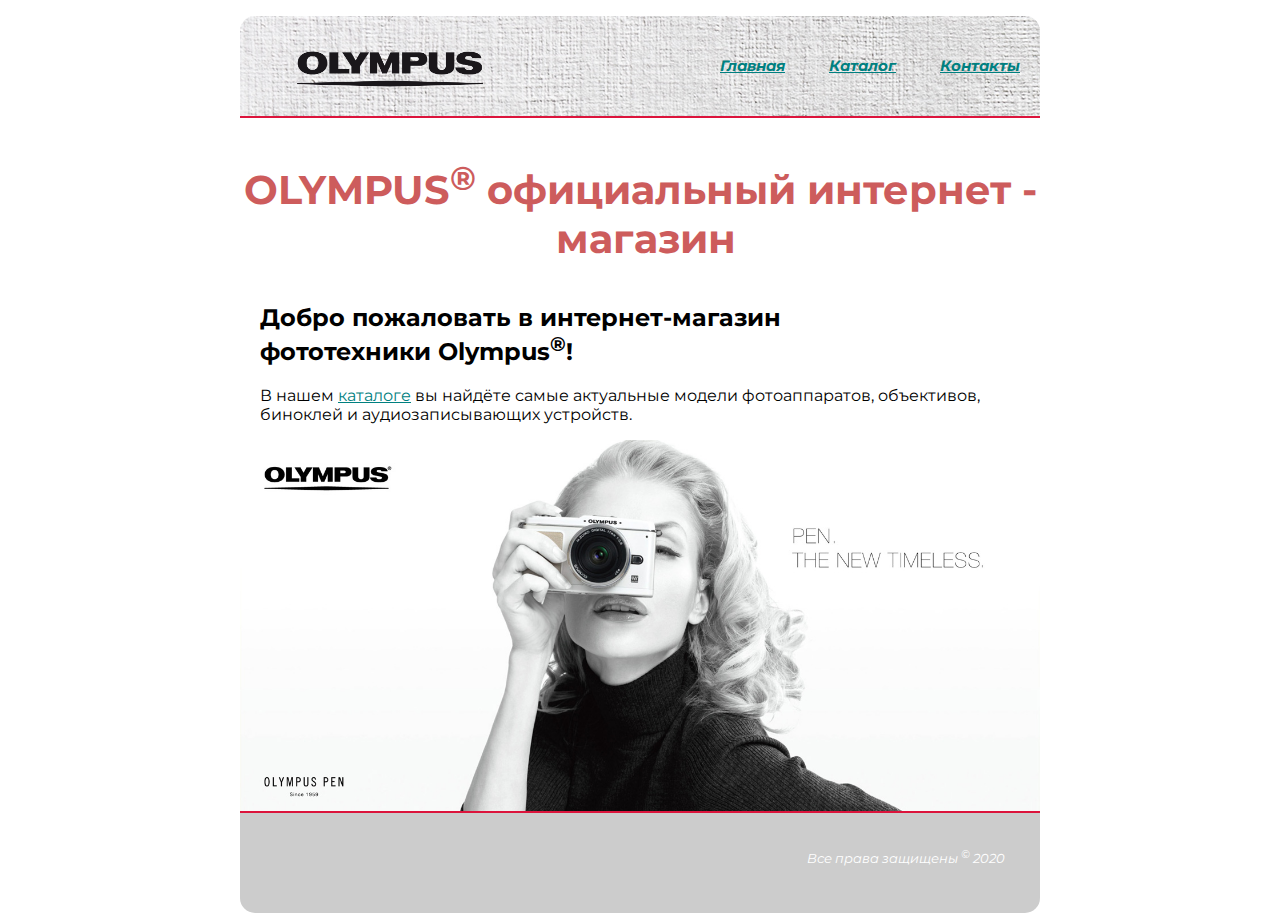
<file: Study_1_Olympus/index.html>
<!DOCTYPE html>
<html lang="en">

<head>
    <meta charset="UTF-8">
    <title>Фотомагазин Olympus</title>
    <link rel="stylesheet" type="text/css" href="style.css">
</head>

<body>
    <div class='container'>
        <div class="header">
            <div class=logo><a href="#"><img src="imgs/Olympus_logo.png" alt="Olympus logo" width="200px"></a></div>
            <ul class="menu">
                <li><a href="#">Главная</a></li>
                <li><a href="catalog.html">Каталог</a></li>
                <li><a href="contacts.html">Контакты</a></li>
                <!--  <li><a href="showroom.html">Шоу-рум Olympus</a></li>
                <li><a href="service.html">Сервис-центр</a></li>-->
            </ul>            
        </div>
          <div class=content>
            <h3 class="ind_h1">OLYMPUS<sup>&reg;</sup> официальный интернет&nbsp;-&nbsp;магазин</h3>

            <h2 class="ind_h2">Добро пожаловать в интернет-магазин фототехники&nbsp;Olympus<sup>&reg;</sup>!</h2>

            <p class="ind_txt">В нашем <a href="catalog.html" id="lnk_cat">каталоге</a> вы&nbsp;найдёте самые актуальные модели фотоаппаратов, объективов, биноклей и&nbsp;аудиозаписывающих устройств.</p>

            <div class='img_ind'><img src="imgs/3olympus2.jpg" alt="photo_oly_pen" width="100%"></div>
            <br>            
        </div>        
        <div class="footer">
           <div class="rights">Все права защищены <sup>&copy;</sup> 2020</div>
        </div>
    </div>
</body></html>
</file>
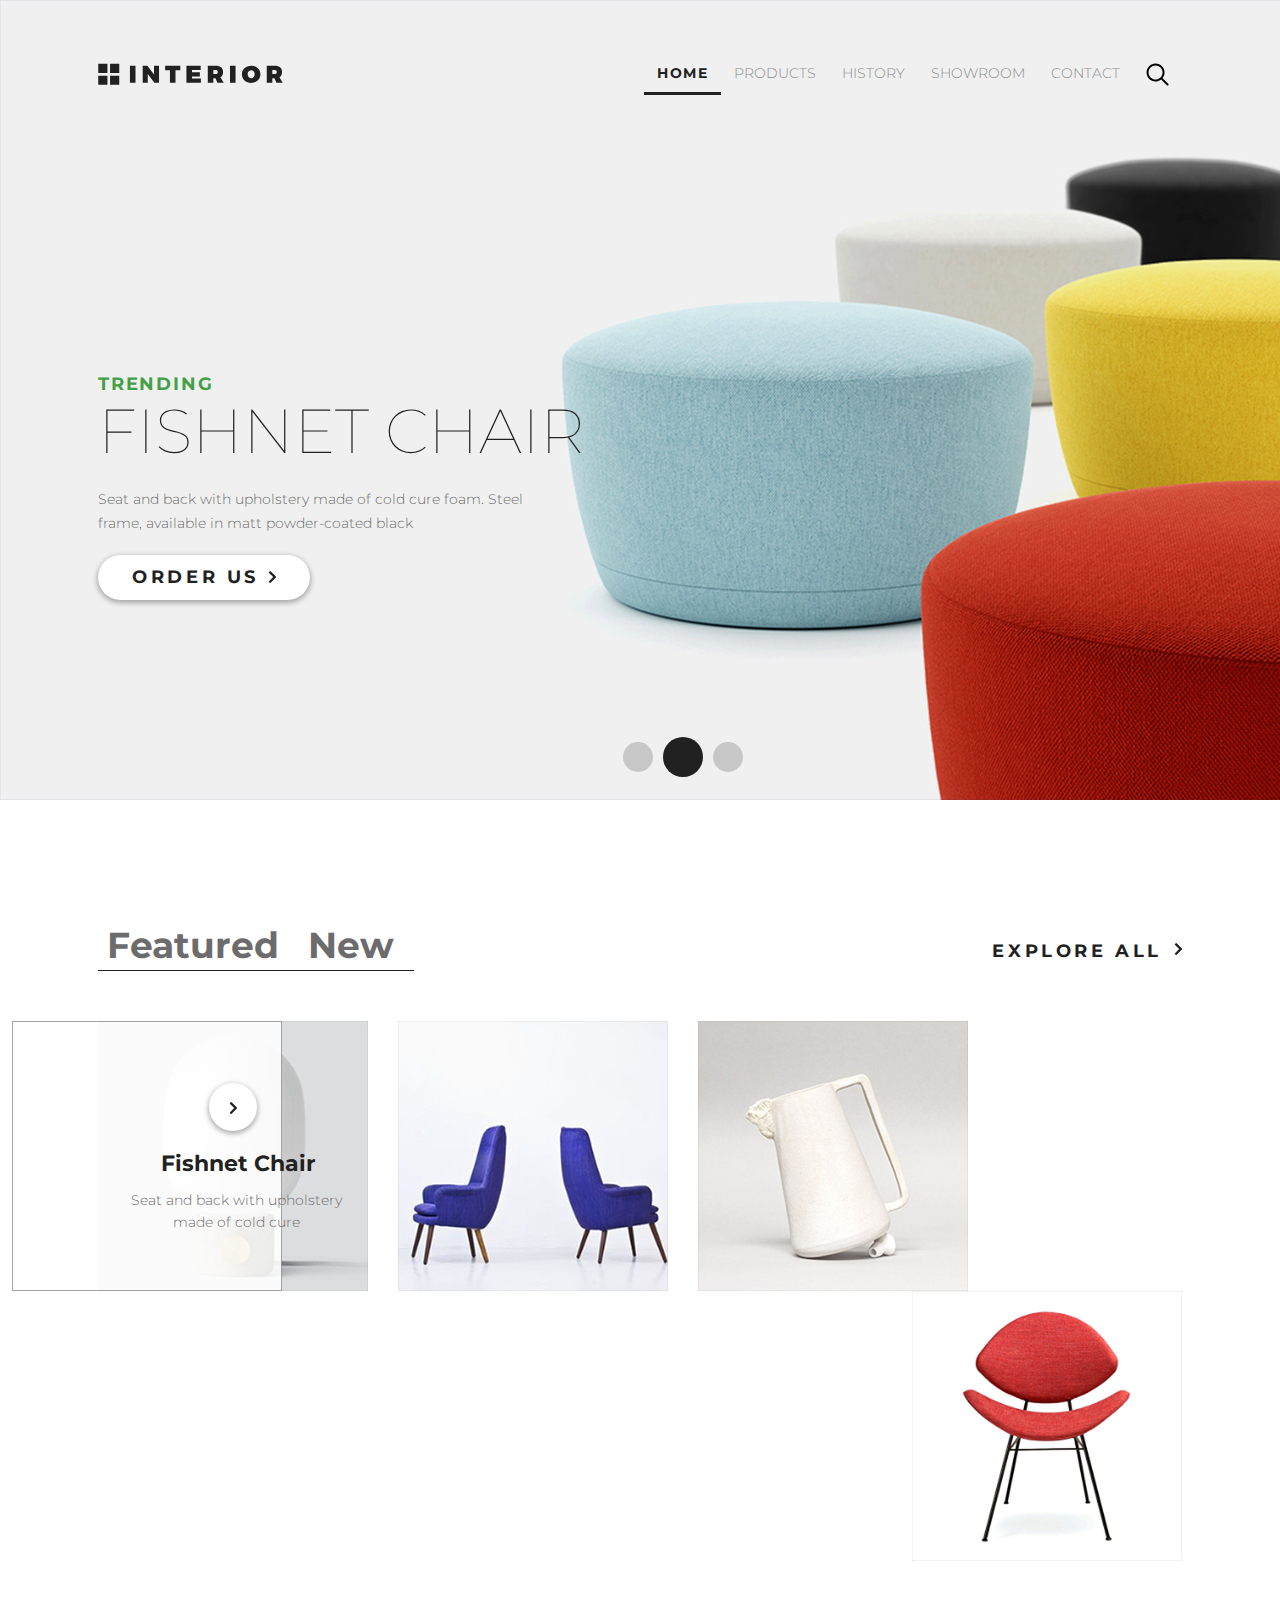
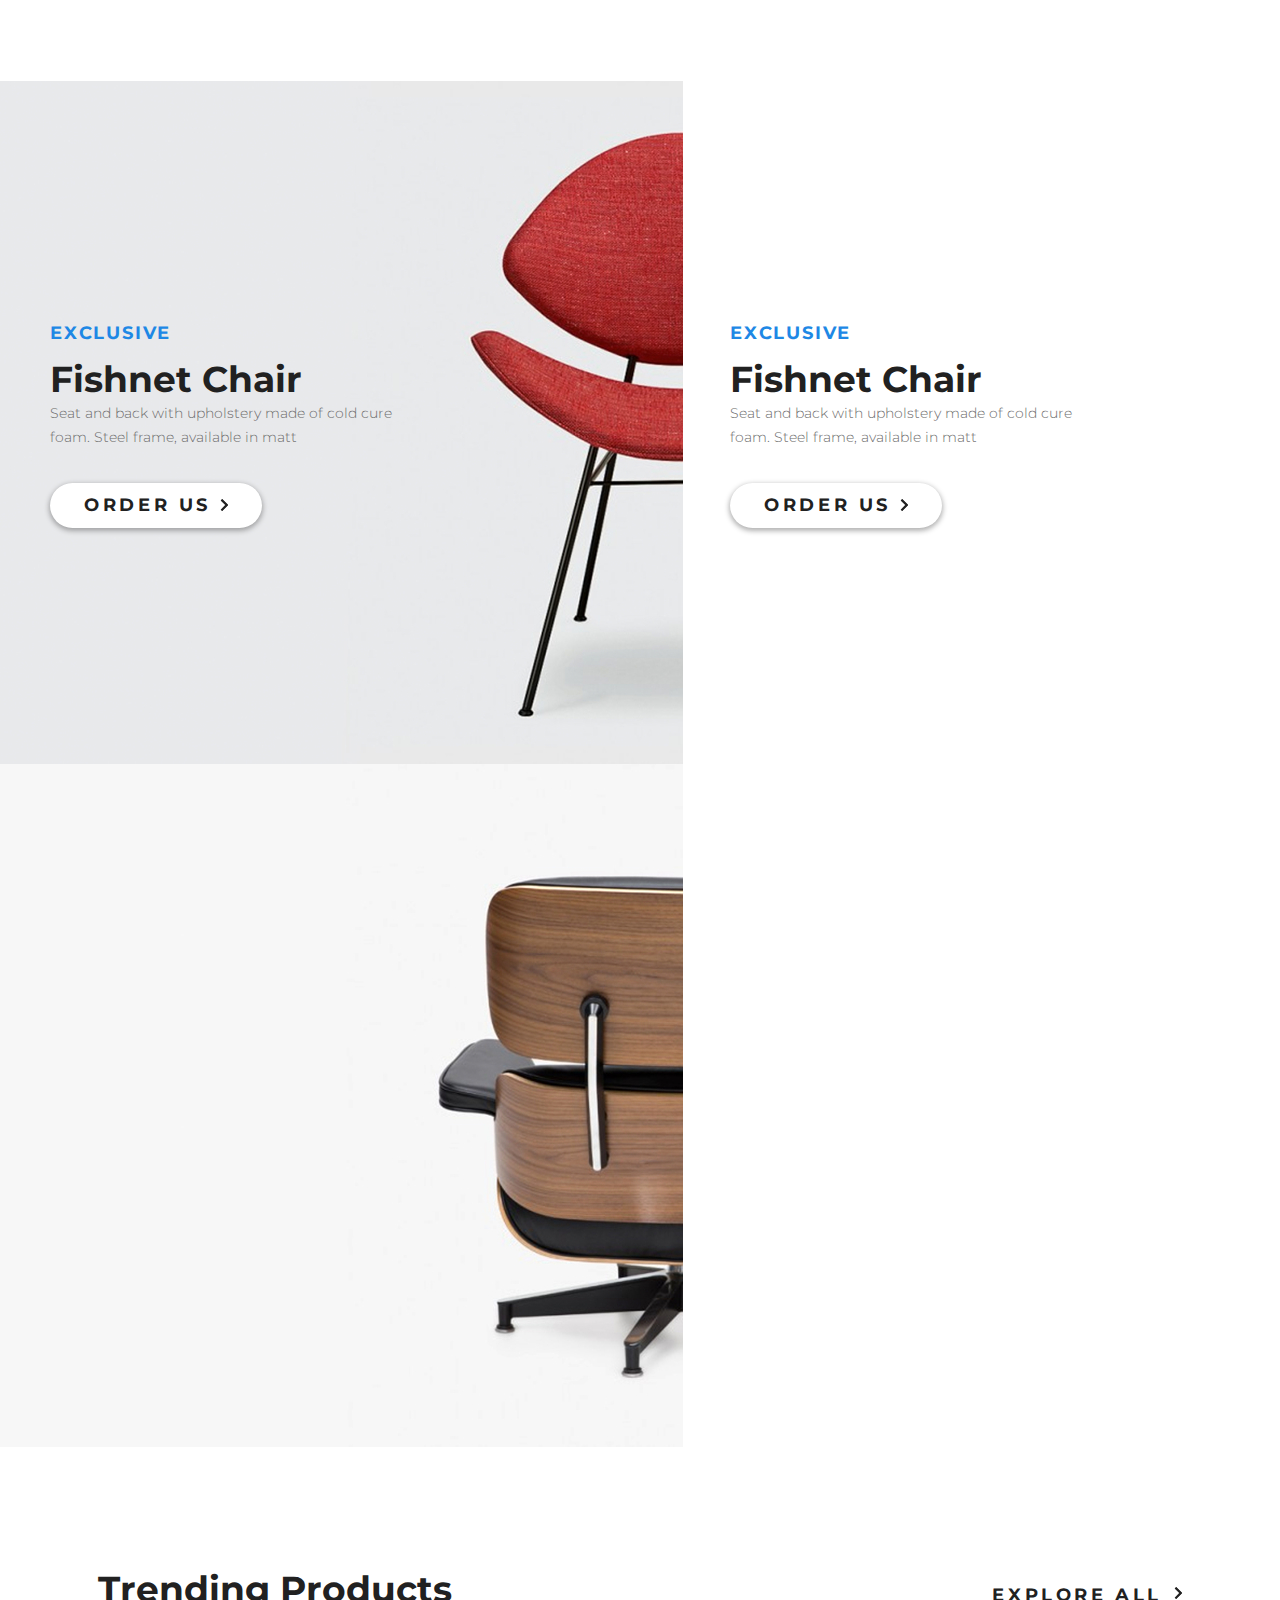
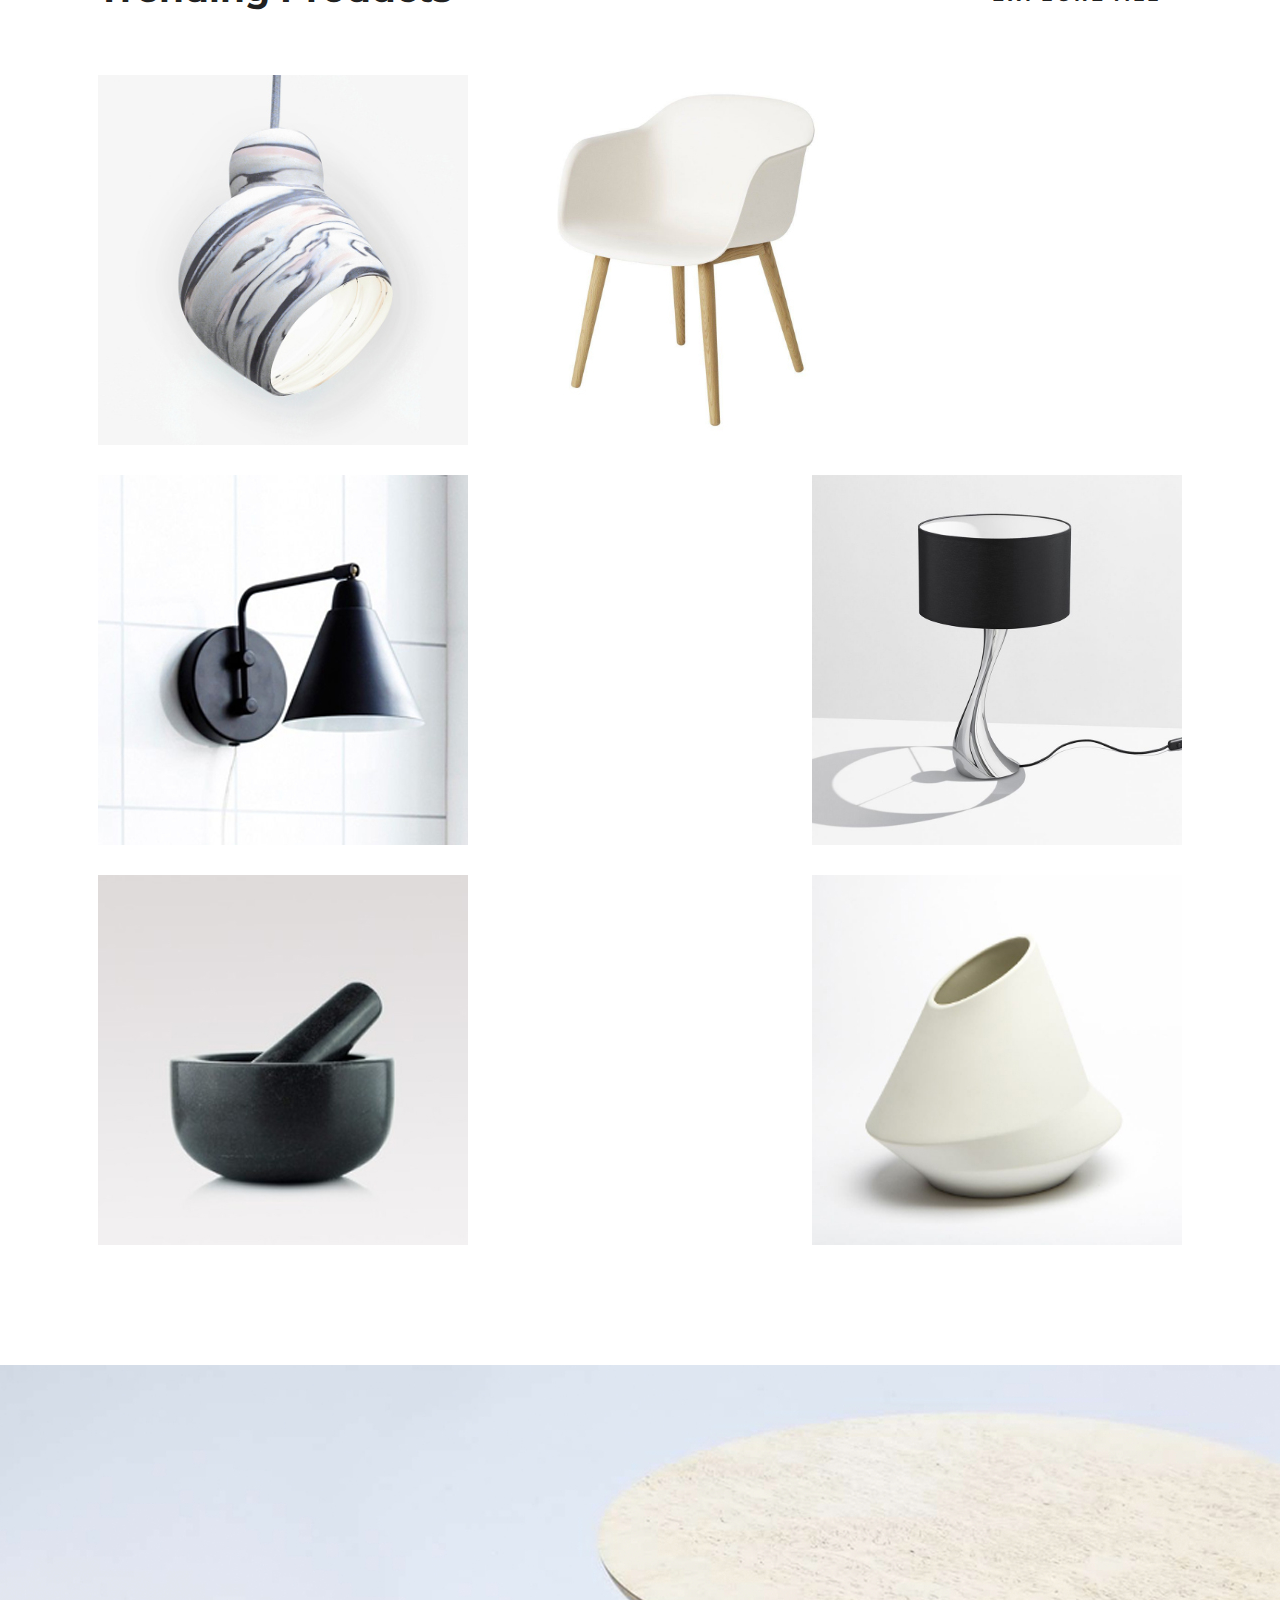
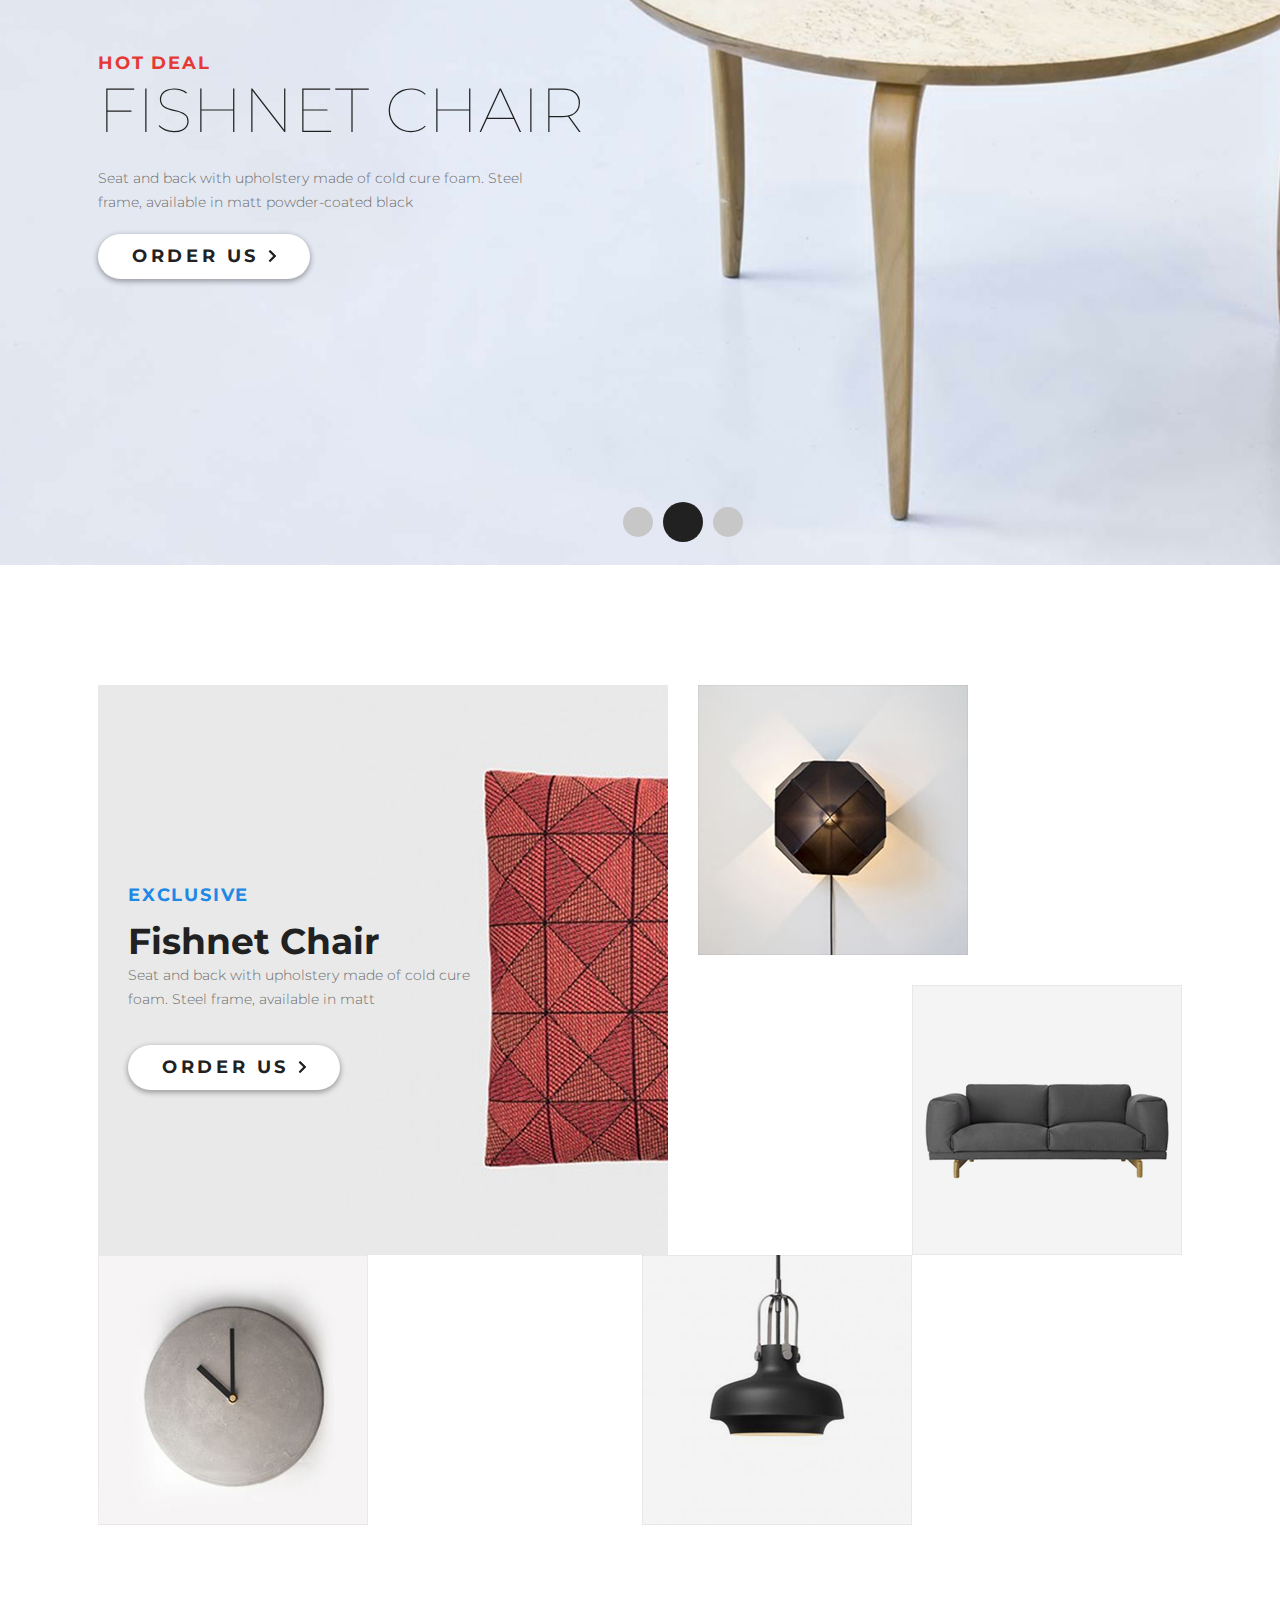
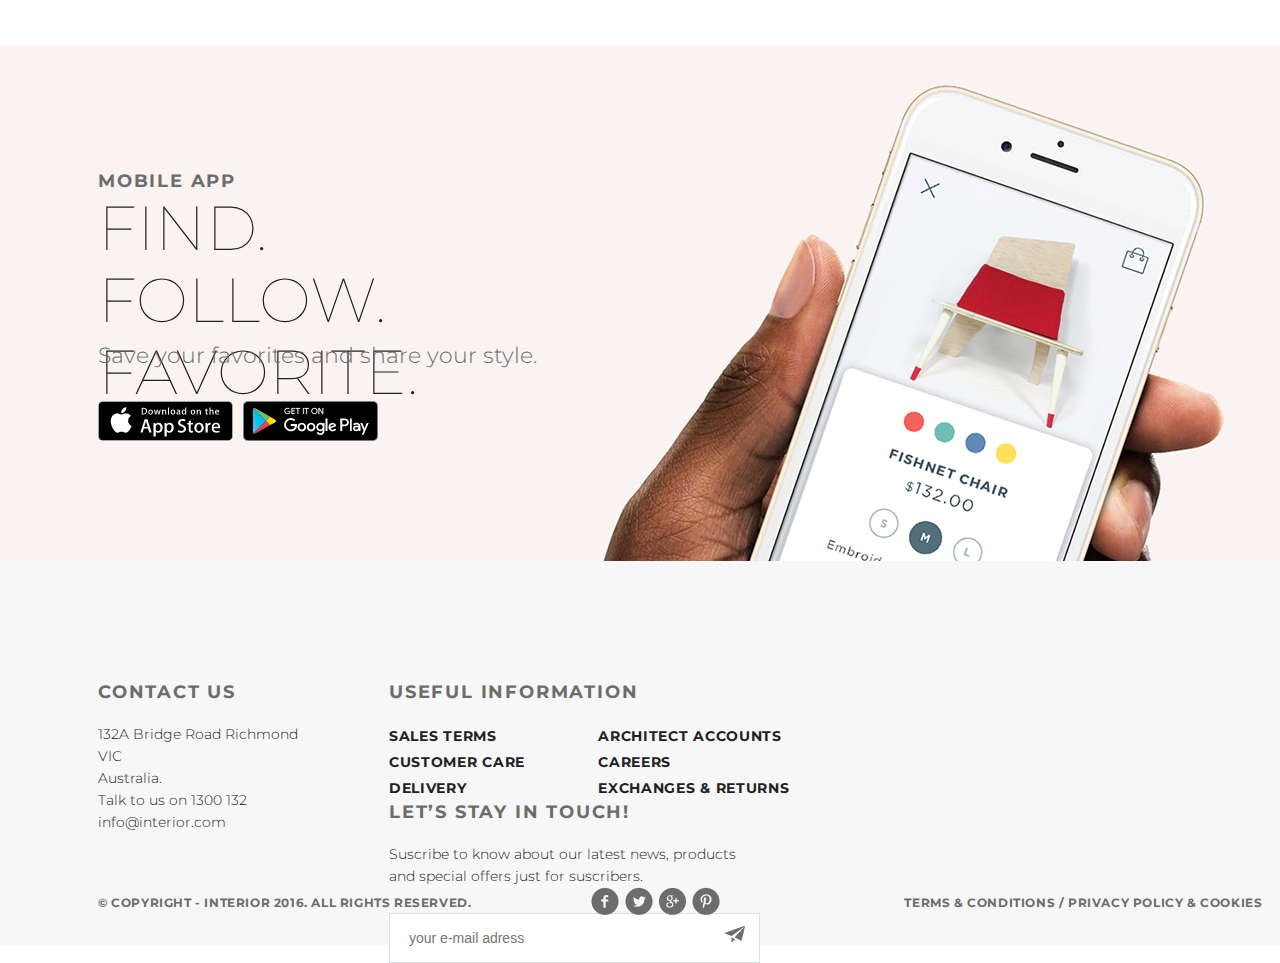
<file: Study_2_InteriorShop/index.html>
<!DOCTYPE html>
<html lang="en">

<head>
    <meta charset="UTF-8">
    <title>Interior_Main Page</title>
    <link rel="stylesheet" href="style.css">
    <link href="https://fonts.googleapis.com/css?family=Montserrat:100,300,400,700&display=swap" rel="stylesheet">
</head>

<body>
    <div class="container">
        <div class="slider padding_site">
            <div class="header clearfix">
                <a href="#"><img src="img/logo.svg" alt="logo"></a>
                <ul class="menu clearfix">
                    <li class="menu_list"><a href="" class="menu_link menu_link_active">HOME</a></li>
                    <li class="menu_list"><a href="products.html" class="menu_link">PRODUCTS</a></li>
                    <li class="menu_list"><a href="" class="menu_link">HISTORY</a></li>
                    <li class="menu_list"><a href="" class="menu_link">SHOWROOM</a></li>
                    <li class="menu_list"><a href="contact.html" class="menu_link">CONTACT</a></li>
                    <li class="menu_list"><a href="" class="menu_link"><img src="img/search.svg" alt="sesrch"></a></li>
                </ul>
            </div>
            <div class="slider_text">
                <p class="slider_trending">TRENDING</p>
                <h2 class="slider_h2">Fishnet Chair</h2>
                <p class="slider_content">Seat and back with upholstery made of cold cure foam. Steel frame, available in matt powder-coated black</p>
                <a href="details.html" class="button">Order Us <img src="img/arrow.svg" alt="arrow"></a>
            </div>
            <div class="pagination">
                <a href="" class="circle"></a><a href="" class="circle circle_active"></a><a href="" class="circle"></a>
            </div>
        </div>
        <div class="featured padding_site">
            <div class="featured_new clearfix">
                <ul class="tab_control clearfix">
                    <li class="tab_c_list"><a href="" class="tab_c_link tab_c_link_active">Featured</a></li>
                    <li class="tab_c_list"><a href="" class="tab_c_link tab_c_link_active">New</a></li>
                </ul>
                <ul class="explore_all clearfix">
                    <li class="explore_list"><a href="" class="explore_link">explore all</a></li>
                    <li class="explore_list"><a href="" class="explore_link1"><img src="img/arrow.svg" alt="explore_pic"></a></li>
                </ul>
            </div>
            <div class="promo">
                <ul class="promo_img">
                    <li class="promo_list"><a href="" class="promo_link promo_link_active"><img src="img/product-1.jpg" alt="lamp"></a></li>
                    <li class="promo_list"><a href=""><img src="img/product-2.jpg" alt="blue chairs" class="promo_link"></a></li>
                    <li class="promo_list"><a href=""><img src="img/product-3.jpg" alt="teapot" class="promo_link"></a></li>
                    <li class="promo_list1"><a href=""><img src="img/product-4.jpg" alt="red chair" class="promo_link"></a></li>
                </ul>
            </div>
            <div class="hover_text clearfix">
                <img src="img/back.svg" alt="blur" class="blur">
                <a href="" class="hov_button"><img src="img/arrow.svg" alt="arrow" class="arr"></a>
                <h2 class="hov_name">Fishnet Chair</h2>
                <p class="hov_details">Seat and back with upholstery made of cold cure</p>
            </div>
        </div>
        <div class="promo_big clearfix">
            <ul class="promo_b_img">
                <li class="promo_b_list"><img src="img/promo-img1.jpg" alt="promo-img1" class="promo_b_link"></li>
                <li class="promo_b_list"><img src="img/promo-img2.jpg" alt="promo-img2" class="promo_b_link"></li>
            </ul>
            <div class="promo_b_text">
                <p class="promo_b_ex">exclusive</p>
                <h2 class="promo_b_name">Fishnet Chair</h2>
                <p class="promo_b_content">Seat and back with upholstery made of cold cure foam. Steel frame, available in matt</p>
                <a href="" class="promo_b_but">Order Us <img src="img/arrow.svg" alt="arrow"></a>
            </div>
            <div class="promo_b_text1">
                <p class="promo_b_ex">exclusive</p>
                <h2 class="promo_b_name">Fishnet Chair</h2>
                <p class="promo_b_content">Seat and back with upholstery made of cold cure foam. Steel frame, available in matt</p>
                <a href="" class="promo_b_but">Order Us <img src="img/arrow.svg" alt="arrow"></a>
            </div>
        </div>
        <div class="trending padding_site">
            <h2 class="trend_prod">Trending Products</h2>
            <ul class="explore_trend clearfix">
                <li class="explore_list"><a href="" class="explore_link">explore all</a></li>
                <li class="explore_list"><a href=""  class="explore_link1"><img src="img/arrow.svg" alt="explore_pic"></a></li>
            </ul>
            <ul class="trend_img clearfix">
                <li class="trend_list"><a href=""><img src="img/product-11.jpg" alt="lamp" class="trend_link"></a></li>
                <li class="trend_list"><a href=""><img src="img/product-21.jpg" alt="chair" class="trend_link"></a></li>
                <li class="trend_list1"><a href=""><img src="img/product-31.jpg" alt="lamp" class="trend_link"></a></li>
                <li class="trend_list"><a href=""><img src="img/product-41.jpg" alt="lamp" class="trend_link"></a></li>
                <li class="trend_list"><a href=""><img src="img/product-5.jpg" alt="bowl" class="trend_link"></a></li>
                <li class="trend_list1"><a href=""><img src="img/product-6.jpg" alt="vase" class="trend_link"></a></li>
            </ul>
        </div>
        <div class="slider_hot_deal padding_site">
            <div class="hot_deal_text">
                <p class="hot_deal">Hot deal</p>
                <h2 class="hot_deal_h2">Fishnet Chair</h2>
                <p class="hot_deal_content">Seat and back with upholstery made of cold cure foam. Steel frame, available in matt powder-coated black</p>
                <a href="" class="hot_deal_but">Order Us <img src="img/arrow.svg" alt="arrow"></a>
            </div>
            <div class="pagination">
                <a href="" class="circle"></a><a href="" class="circle circle_active"></a><a href="" class="circle"></a>
            </div>
        </div>
        <div class="exclusive padding_site clearfix">
            <ul class="exclusive_img ">
                <li class="exclusive_list1"><a href=""><img src="img/product-1-lg.jpg" alt="exclusive-img1"></a></li>
                <li class="exclusive_list"><a href=""><img src="img/product-2-sm.jpg" alt="exclusive-img2" class="exclusive_link"></a></li>
                <li class="exclusive_list2"><a href=""><img src="img/product-3-sm.jpg" alt="exclusive-img3" class="exclusive_link"></a></li>
                <li class="exclusive_list"><a href=""><img src="img/product-4-sm.jpg" alt="exclusive-img4" class="exclusive_link"></a></li>
                <li class="exclusive_list2"><a href=""><img src="img/product-5-sm.jpg" alt="exclusive-img5" class="exclusive_link"></a></li>
            </ul>
            <div class="exclusive_text">
                <p class="exclusive_prod">exclusive</p>
                <h2 class="exclusive_h2">Fishnet Chair</h2>
                <p class="exclusive_content">Seat and back with upholstery made of cold cure foam. Steel frame, available in matt</p>
                <a href="" class="exclusive_but">Order Us <img src="img/arrow.svg" alt="arrow"></a>
            </div>
        </div>
        <div class="follow padding_site clearfix">
            <div class="follow_text">
                <p class="follow_app">mobile app</p>
                <h2 class="follow_h2">Find. Follow. Favorite.</h2>
                <p class="follow_content">Save your favorites and share your style.</p>
                <ul class="follow_but">
                    <li class="follow_img"><a href=""><img src="img/app-store.jpg" alt="app-store" class="follow_link"></a></li>
                    <li class="follow_img"><a href=""><img src="img/google-play.jpg" alt="google play" class="follow_link"></a></li>
                </ul>
            </div>
        </div>
        <div class="clr"></div>
    </div>
    <div class="footer padding_site">
        <ul class="contacts">
            <li class="cont_block">
                <ul>
                    <li class="cont_head">Contact Us</li>
                    <li class="adress">132A Bridge Road Richmond VIC<br>Australia.<br></li>
                    <li class="adress">Talk to us on 1300 132 info@interior.com</li>
                </ul>
            </li>
            <li class="cont_block1">
                <ul>
                    <li class="cont_head"><p>Useful Information</p>
                         <ul class="cont_div">
                            <li class="cont_list"><a href="" class="cont_link">Sales terms</a></li>
                            <li class="cont_list"><a href="" class="cont_link">Customer care</a></li>
                            <li class="cont_list"><a href="" class="cont_link">Delivery</a></li>
                        </ul>
                        <ul class="cont_div">
                            <li class="cont_list"><a href="" class="cont_link">Architect accounts</a></li>
                            <li class="cont_list"><a href="" class="cont_link">Careers</a></li>
                            <li class="cont_list"><a href="" class="cont_link">Exchanges &amp; returns</a></li>
                        </ul> 
                    </li>
                </ul>
            </li>
            <li class="cont_block1">
                <ul>
                    <li class="cont_head">Let’s Stay in Touch!</li>
                    <li class="adress1">Suscribe to know about our latest news, products and special offers just for suscribers.</li>
                    <li class="email"><input type="email" placeholder="your e-mail adress"><a href="" class="submit"><img src="img/submit.png" alt="submit"></a></li>
                </ul>
            </li>
        </ul>
        <ul class="bottom">
            <li class="basement base_pad">&copy; Copyright - INTERIOR 2016. All Rights Reserved.</li>
            <li class="basement"><a href=""><img src="img/social-links.png" alt="social links"></a></li>
            <li class="basement1 base_pad"><a href="" class="terms">Terms &amp; Conditions</a> / <a href="" class="terms">Privacy policy &amp; Cookies</a></li>
        </ul>
    </div>
</body></html>
</file>
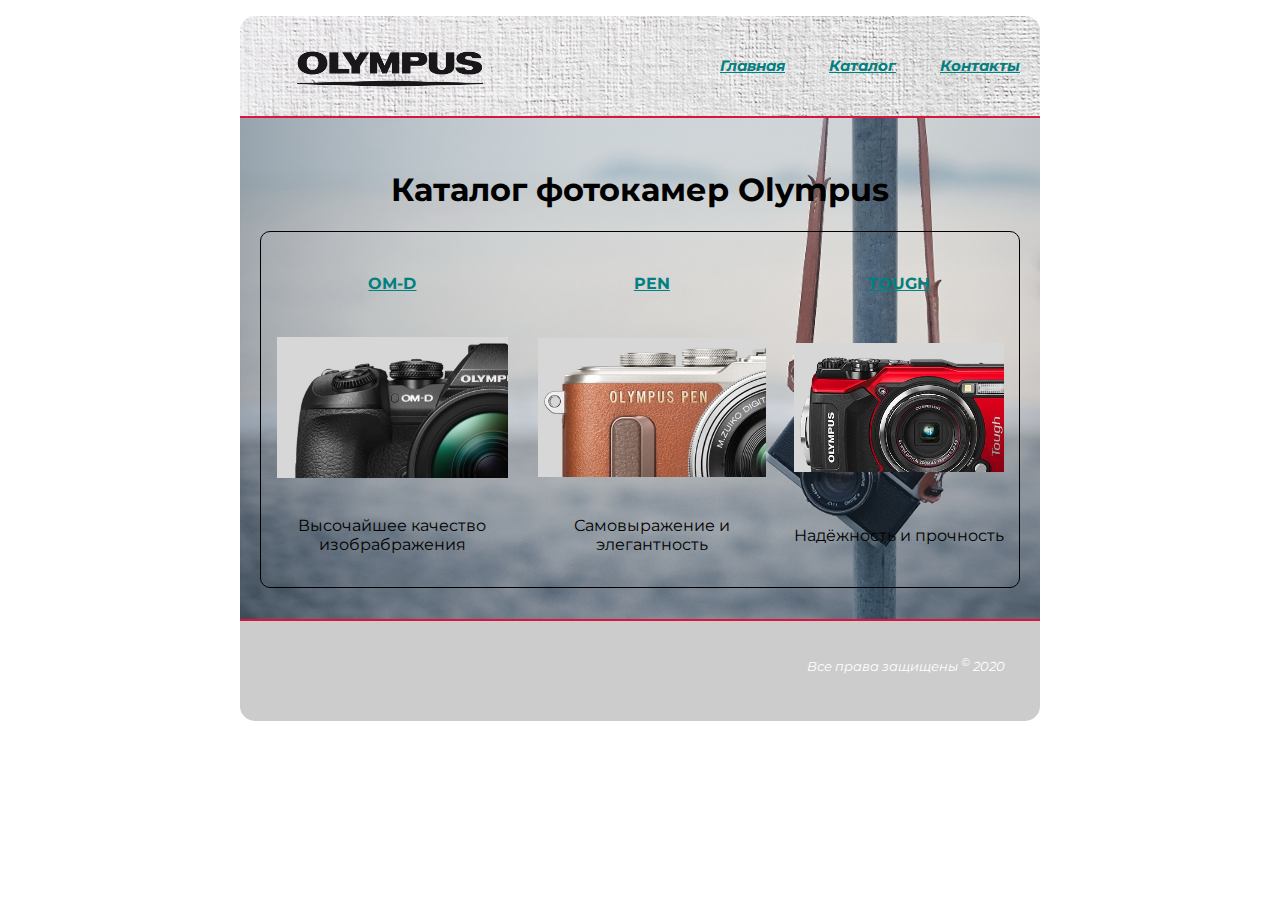
<file: Study_1_Olympus/catalog.html>
<!DOCTYPE html>
<html lang="en">

<head>
    <meta charset="UTF-8">
    <title>Каталог Olympus</title>
    <link rel="stylesheet" type="text/css" href="style.css">
</head>

<body> 
    <div class='container'>
        <div class="header">
            <div class=logo><a href="index.html"><img src="imgs/Olympus_logo.png" alt="Olympus logo" width="200px"></a></div>
            <ul class="menu">
                <li><a href="index.html">Главная</a></li>
                <li><a href="#">Каталог</a></li>
                <li><a href="contacts.html">Контакты</a></li>
                <!--  <li><a href="showroom.html">Шоу-рум Olympus</a></li>
                <li><a href="service.html">Сервис-центр</a></li>-->
            </ul>
        </div>
        <div class=content_catalog>
            <table  class=tab_catalog> 
               <caption><h1>Каталог фотокамер Olympus</h1></caption>
                <tr>
                    <td><b><a href="item_page.html">OM-D</a></b></td>
                    <td><b><a href="pen.html">PEN</a></b></td>
                    <td><b><a href="tough.html">TOUGH</a></b></td>
                </tr>
                 <tr>
                    <td><a href="item_page.html"><img src="imgs/omd.jpg" alt="OMD cameras" width="90%" class='img_hover'></a></td>
                    <td><a href="pen.html"><img src="imgs/pen.jpg" alt="PEN cameras" width="90%" class='img_hover'></a></td>
                    <td><a href="tough.html"><img src="imgs/tough.jpg" alt="TOUGH cameras" width="90%" class='img_hover'></a></td>
                </tr>
                 <tr>
                    <td><p>Высочайшее качество изобрабражения</p></td>
                    <td><p>Самовыражение и элегантность</p></td>
                    <td><p>Надёжность и прочность</p></td>
                </tr>
            </table>
        </div>
        <div class="footer">
            <div class="rights">Все права защищены <sup>&copy;</sup> 2020</div>
        </div>
    </div>
</body></html>
</file>
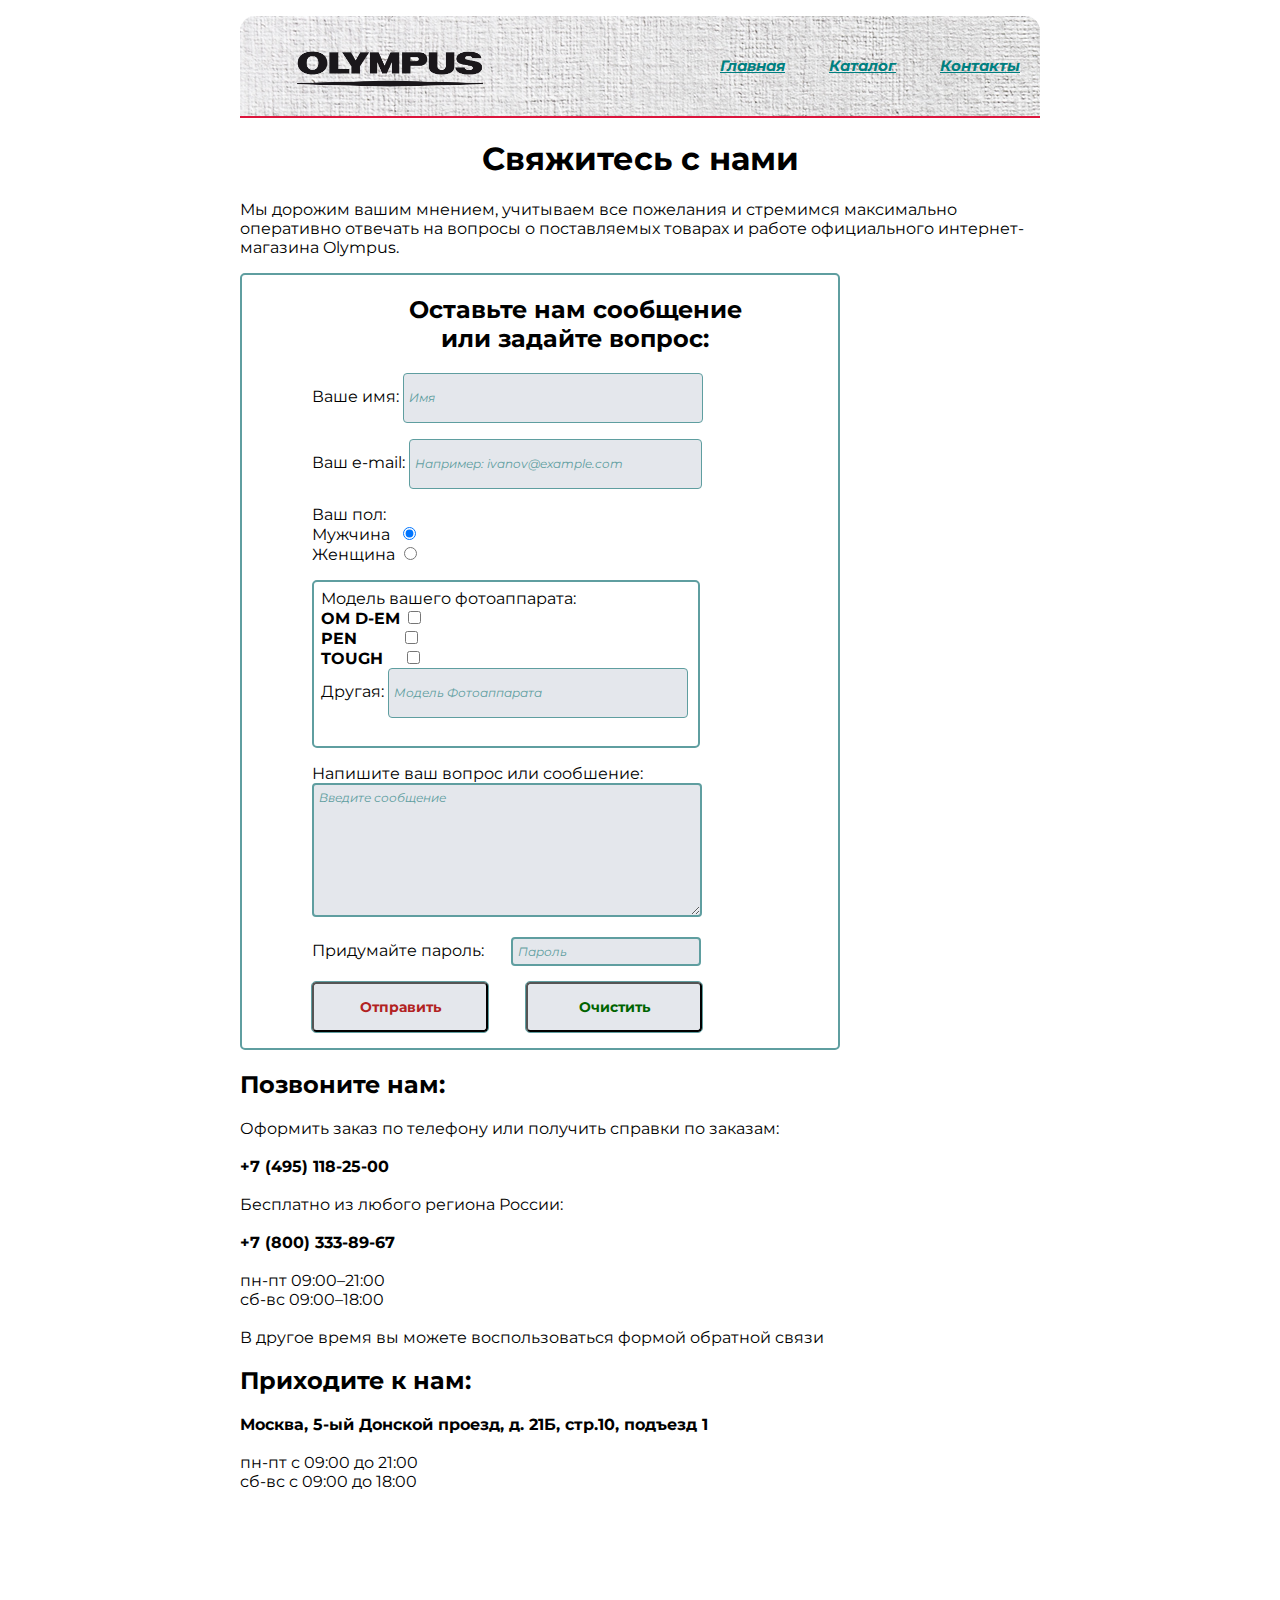
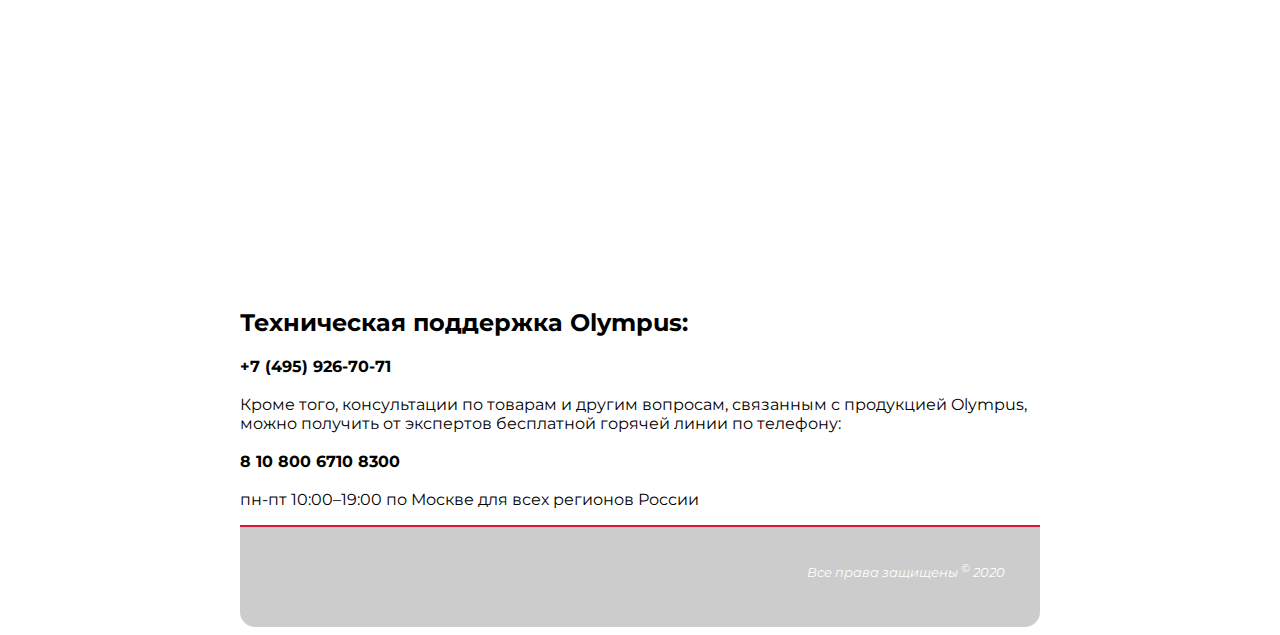
<file: Study_1_Olympus/contacts.html>
<!DOCTYPE html>
<html lang="en">

<head>
    <meta charset="UTF-8">
    <title>Контакты</title>
    <link rel="stylesheet" type="text/css" href="style.css">
</head>

<body>
    <div class='container'>
        <div class="header">
            <div class=logo><a href="index.html"><img src="imgs/Olympus_logo.png" alt="Olympus logo" width="200px"></a></div>
            <ul class="menu">
                <li><a href="index.html">Главная</a></li>
                <li><a href="catalog.html">Каталог</a></li>
                <li><a href="contacts.html">Контакты</a></li>
                <!--  <li><a href="showroom.html">Шоу-рум Olympus</a></li>
                <li><a href="service.html">Сервис-центр</a></li>-->
            </ul>
        </div>
        <div class="content_contacts">
            <h1>Свяжитесь с нами</h1>
            <p>Мы&nbsp;дорожим вашим мнением, учитываем все пожелания и&nbsp;стремимся максимально оперативно отвечать на&nbsp;вопросы о&nbsp;поставляемых товарах и&nbsp;работе официального интернет-магазина Olympus.</p>

            
            <form action="#" class="form_feedback"><h2>Оставьте нам сообщение<br>или задайте вопрос:</h2>
                <p><label>Ваше имя: <input type="text" placeholder="Имя"></label></p>

                <p><label>Ваш e-mail: <input type="email" placeholder="Например: ivanov@example.com" required></label></p>

                <p>Ваш пол: <br>
                    <label>Мужчина&nbsp;&nbsp;<input type="radio" name="pol" checked></label><br>
                    <label>Женщина <input type="radio" name="pol"></label></p>

                <p class='model'>Модель вашего фотоаппарата:<br>

                    <label class="chbox_txtOM"><b>OM D-EM</b>&nbsp;<input type="checkbox"></label><br>
                    <label class="chbox_txtPEN"><b>PEN</b>&nbsp;&nbsp;&nbsp;&nbsp;&nbsp;&nbsp;&nbsp;&nbsp;&nbsp;&nbsp;&nbsp;<input type="checkbox"></label><br>
                    <label class="chbox_txtTGH"><b>TOUGH</b>&nbsp;&nbsp;&nbsp;&nbsp;&nbsp;<input type="checkbox"></label><br> <!-- с неразрывным пробелом костыль,но пока не знаю как сделать, чтоб чекбоксы рядком стояли -->
                    <label>Другая: <input type="text" placeholder="Модель Фотоаппарата"></label></p>

                <p><label>Напишите ваш вопрос или сообшение: <br>
                        <textarea name="text" id="msg" cols="50" rows="8" placeholder="Введите сообщение"></textarea></label></p>

                <p><label>Придумайте пароль: <input type="password" placeholder="Пароль"></label></p>
                <p><input type="submit" value="Отправить">
                    <input type="reset" value="Очистить"></p>
            </form>

            <h2>Позвоните нам:</h2>
            <p>Оформить заказ по телефону или получить справки по заказам:<br><br>
                <b>+7 (495) 118-25-00</b><br>
                <br>
                Бесплатно из любого региона России:<br><br>
                <b>+7 (800) 333-89-67</b><br>
                <br>
                пн-пт 09:00–21:00<br>
                сб-вс 09:00–18:00<br>
                <br>
                В другое время вы можете воспользоваться формой обратной связи</p>
            <h2>Приходите к нам:</h2>

            <p><b>Москва, 5-ый Донской проезд, д. 21Б, стр.10, подъезд 1</b><br>
                <br>
                пн-пт с 09:00 до 21:00<br>
                сб-вс с 09:00 до 18:00<br>
                <br>
                <iframe src="https://www.google.com/maps/embed?pb=!1m18!1m12!1m3!1d562.0137461649638!2d37.59664182925017!3d55.70541599878379!2m3!1f0!2f0!3f0!3m2!1i1024!2i768!4f13.1!3m3!1m2!1s0x46b54b66e801e573%3A0x2ad613f19393e7fa!2zNS3QuSDQlNC-0L3RgdC60L7QuSDQv9GALdC0LCAyMdCRINC60L7RgNC_0YPRgSAxMCwg0JzQvtGB0LrQstCwLCAxMTU0MTk!5e0!3m2!1sru!2sru!4v1579464520155!5m2!1sru!2sru" width="100%" height="374" frameborder="0" style="border:0;" allowfullscreen=""></iframe><br>
            </p>

            <h2>Техническая поддержка Olympus:</h2>

            <p><b>+7 (495) 926-70-71</b><br>
                <br>
                Кроме того, консультации по товарам и другим вопросам, связанным с продукцией Olympus, можно получить от экспертов бесплатной горячей линии по телефону: <br>
                <br>
                <b>8 10 800 6710 8300</b><br>
                <br>

                пн-пт 10:00–19:00 по Москве для всех регионов России</p>

            <div class="footer">
                <div class="rights">Все права защищены <sup>&copy;</sup> 2020</div>
            </div>
        </div>
    </div>
</body></html>
</file>
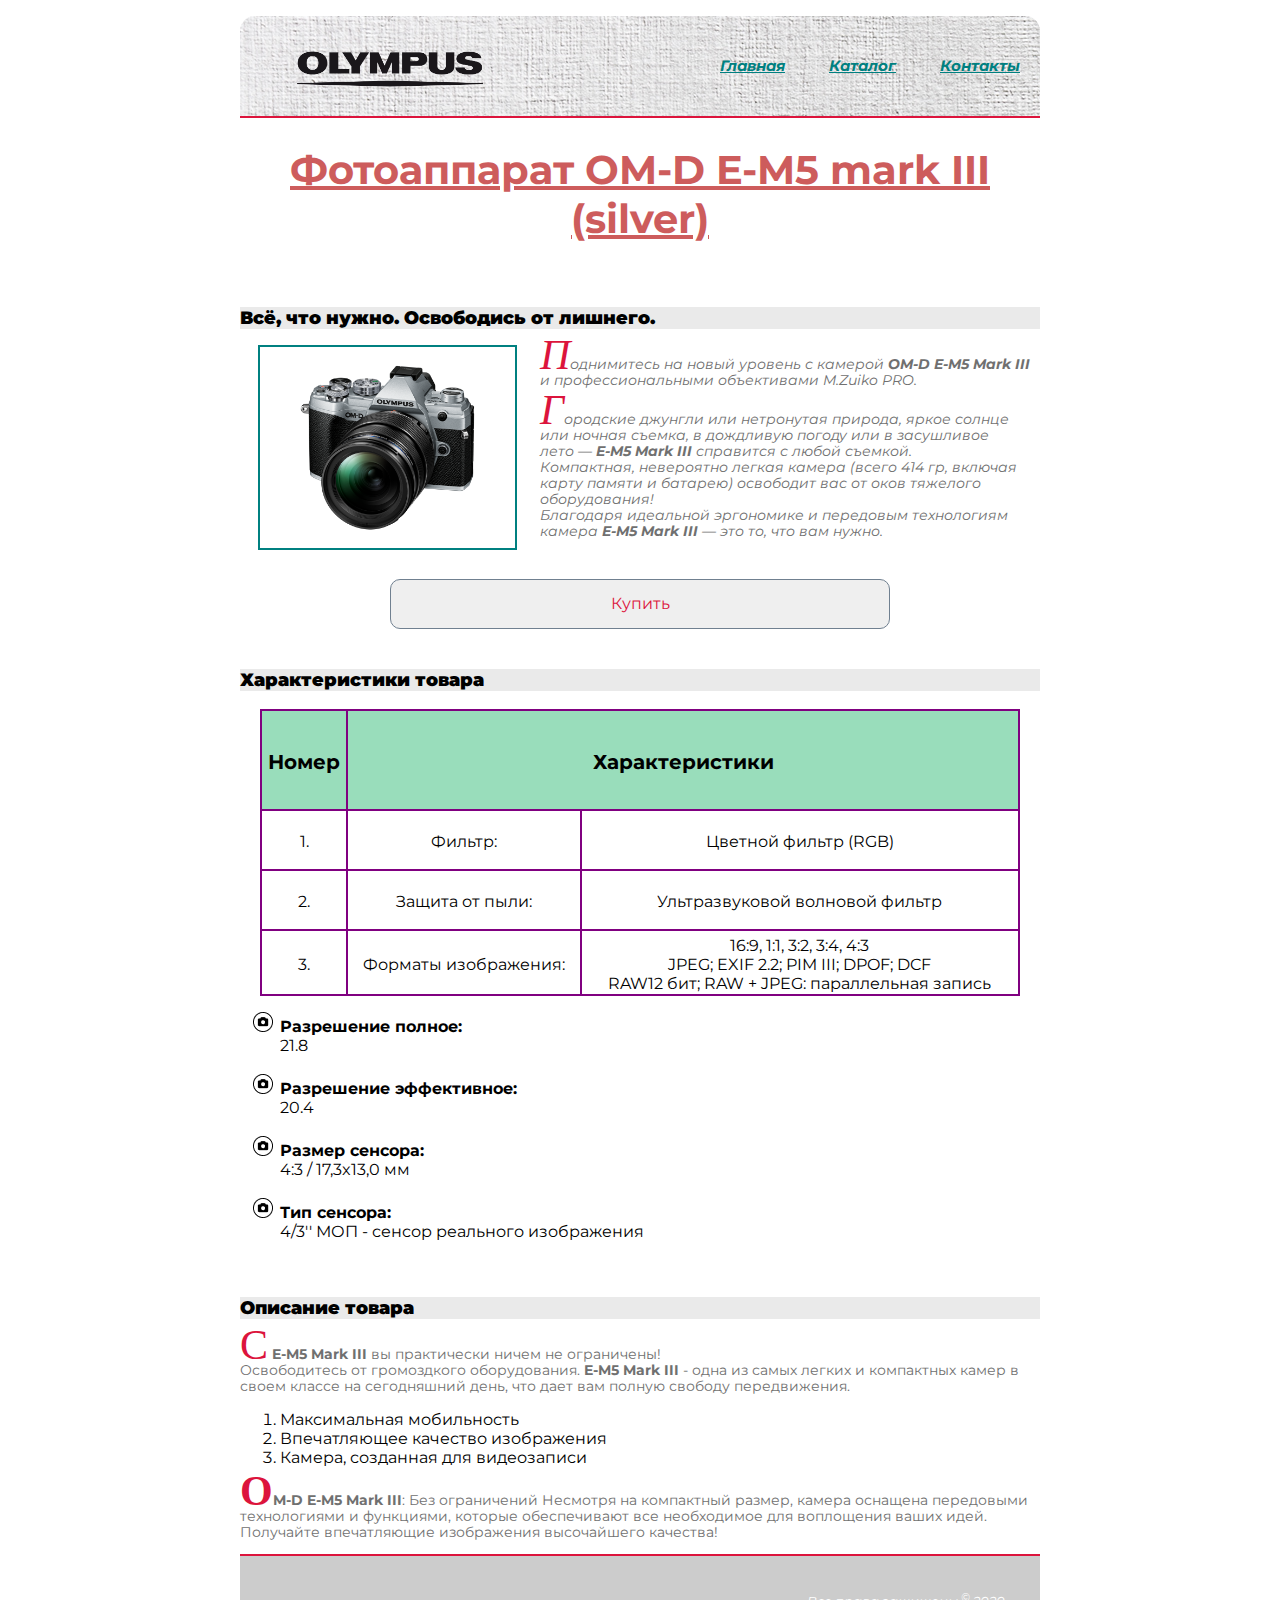
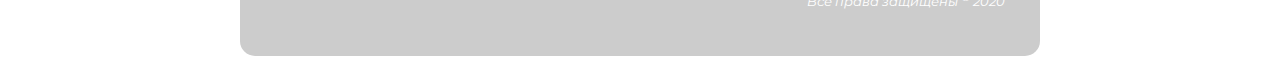
<file: Study_1_Olympus/item_page.html>
<!DOCTYPE html>
<html lang="en">

<head>
    <meta charset="UTF-8">
    <title>Камеры OM D-EM5 mark III</title>
    <link rel="stylesheet" type="text/css" href="style.css">
</head>

<body>
    <div class='container'>
        <div class="header">
            <div class=logo><a href="index.html"><img src="imgs/Olympus_logo.png" alt="Olympus logo" width="200px"></a></div>
            <ul class="menu">
                <li><a href="index.html">Главная</a></li>
                <li><a href="catalog.html">Каталог</a></li>
                <li><a href="contacts.html">Контакты</a></li>
                <!--  <li><a href="showroom.html">Шоу-рум Olympus</a></li>
                <li><a href="service.html">Сервис-центр</a></li>-->
            </ul>
        </div>
        <div class=content_itm_pg>
            <h1 class="ind_h1"><a href="https://shop.olympus.com.ru/cameras/om-d-cameras/fotoapparat-olympus-om-d-e-m5-mark-iii-body-serebristyj-1-3.html" class="ind_h1"> Фотоаппарат OM-D E-M5 mark III (silver)</a></h1><br>

            <h3 class="heading_itm">Всё, что нужно. Освободись от&nbsp;лишнего.</h3>

            <div class="itm_img"><a href="omdem5III_img.html" target="_blank"><img src="imgs/om-d_e-m5_mark_iii_silver_ez-m1240_product_010.png" alt="OM-D-EM5III camera" width="85%" class="itm_img_outline"></a>
            </div>
            
            <div class="shrt_desc">
                <p class="shrt_desc_p">Поднимитесь на&nbsp;новый уровень с&nbsp;камерой <b>OM-D E-M5 Mark III</b> и&nbsp;профессиональными объективами M.Zuiko PRO.</p>

                <p class="shrt_desc_p"> Городские джунгли или нетронутая природа, яркое солнце или ночная съемка, в&nbsp;дождливую погоду или в&nbsp;засушливое лето&nbsp;&mdash; <b>E-M5 Mark III</b> справится с&nbsp;любой съемкой.<br> Компактная, невероятно легкая камера (всего 414&nbsp;гр, включая карту памяти и&nbsp;батарею) освободит вас от&nbsp;оков тяжелого оборудования!<br>Благодаря идеальной эргономике и&nbsp;передовым технологиям камера <b>E-M5 Mark III</b>&nbsp;&mdash; это&nbsp;то, что вам нужно.</p>
            </div>
            <div class='but_buy' > <button class="button_buy" >Купить</button></div>
            <div class="itm_char">
                <h3 class="heading_itm">Характеристики товара</h3>

                <table class="table_char">
                    <tr сlass="tab_1st_row">
                        <td>Номер</td>
                        <td colspan="2">Характеристики</td>
                      <!--  <td>Цифры</td>
                        <td>Баллы</td> --> 

                    </tr>
                    <tr>
                        <td>1.</td>
                        <td>Фильтр:</td>
                        <td>Цветной фильтр (RGB)</td>
                    <!--    <td>0</td>
                        <td></td> --> 
                    </tr>
                    <tr>
                        <td>2.</td>
                        <td>Защита от пыли:</td>
                        <td>Ультразвуковой волновой фильтр</td>
                  <!--       <td>1</td>
                        <td rowspan="3" class="td_4"></td>--> 
                    </tr>
                    <tr>
                        <td>3.</td>
                        <td>Форматы изображения:</td>
                        <td>16:9, 1:1, 3:2, 3:4, 4:3<br>
                            JPEG; EXIF 2.2; PIM III; DPOF; DCF<br>
                            RAW12 бит; RAW + JPEG: параллельная запись</td>
                   <!--     <td>2</td> --> 
                    </tr>
                 <!--    <tr>
                        <td rowspan="2">0</td>
                        <td rowspan="2" class="td_1">проработка rowspan</td>
                        <td colspan="2" class="td_2">и colspan </td>

                    </tr>
                    <tr>
                        <td class="td_3">3</td>
                        <td>4</td>
                        <td></td>
                    </tr>--> 
                </table>


                <ul class="char_list">
                    <li><b>Разрешение полное:</b></li>
                    21.8<br>
                    <br>
                    <li><b>Разрешение эффективное:</b></li>
                    20.4<br>
                    <br>
                    <li><b>Размер сенсора:</b></li>
                    4:3 / 17,3x13,0 мм<br>
                    <br>
                    <li><b>Тип сенсора:</b></li>
                    4/3'' МОП - сенсор реального изображения<br>
                    <br><br>
                </ul>
            </div>
            <h3 class="heading_itm">Oписание товара</h3>

            <div class="full_desc">
                <p class="full_desc_p">С <b>E-M5 Mark III</b> вы практически ничем не ограничены!<br>
                    Освободитесь от громоздкого оборудования. <b>E-M5 Mark III</b> - одна из самых легких и компактных камер в своем классе на сегодняшний день, что дает вам полную свободу передвижения.
                </p>
                <ol>
                    <li>Максимальная мобильность</li>
                    <li>Впечатляющее качество изображения</li>
                    <li>Камера, созданная для видеозаписи</li>
                </ol>

                <p class="full_desc_p"><b>OM-D E-M5 Mark III</b>: Без ограничений
                    Несмотря на компактный размер, камера оснащена передовыми технологиями и функциями, которые обеспечивают все необходимое для воплощения ваших идей. Получайте впечатляющие изображения высочайшего качества!
                </p>
            </div>
        </div>

        <div class="footer">
            <div class="rights">Все права защищены <sup>&copy;</sup> 2020</div>
        </div>
    </div>
</body></html>
</file>
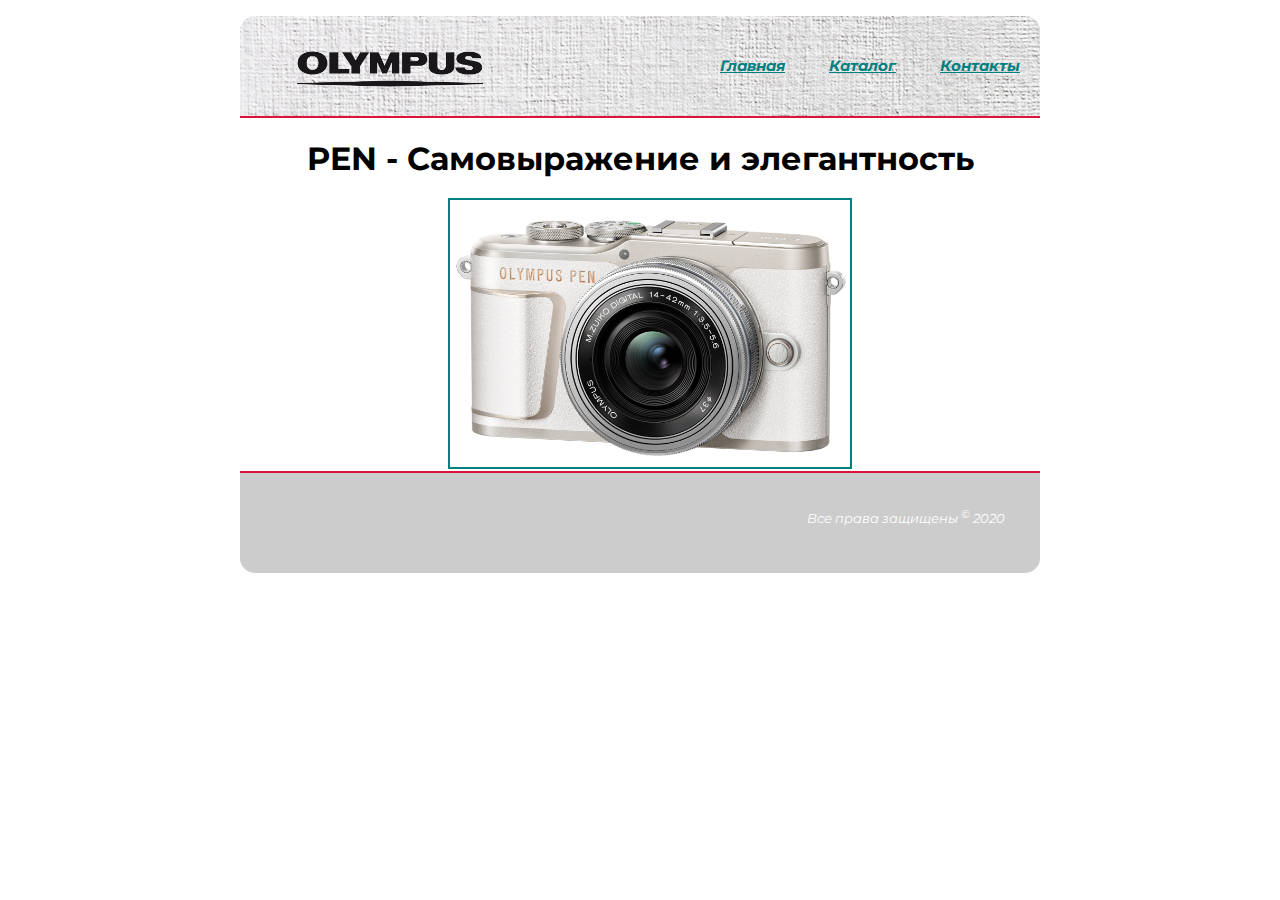
<file: Study_1_Olympus/pen.html>
<!DOCTYPE html>
<html lang="en">

<head>
    <meta charset="UTF-8">
    <title>Камеры PEN</title>
    <link rel="stylesheet" type="text/css" href="style.css">
</head>

<body>
    <div class='container'>
        <div class="header">
            <div class=logo><a href="index.html"><img src="imgs/Olympus_logo.png" alt="Olympus logo" width="200px"></a></div>
            <ul class="menu">
                <li><a href="index.html">Главная</a></li>
                <li><a href="catalog.html">Каталог</a></li>
                <li><a href="contacts.html">Контакты</a></li>
                <!--  <li><a href="showroom.html">Шоу-рум Olympus</a></li>
                <li><a href="service.html">Сервис-центр</a></li>-->
            </ul>
        </div>
        <div class=content_itmpg>
            <h1>PEN - Самовыражение и элегантность</h1>

            <a href="pen_img.html" target="_blank"><img src="imgs/pen_e-pl10_ez-m1442ez_white__product_010.png" alt="PEN cameras" width="50%" class="itm_img_outline"></a><br>
        </div>
        <div class="footer">
            <div class="rights">Все права защищены <sup>&copy;</sup> 2020</div>
        </div>
    </div>
</body></html>
</file>
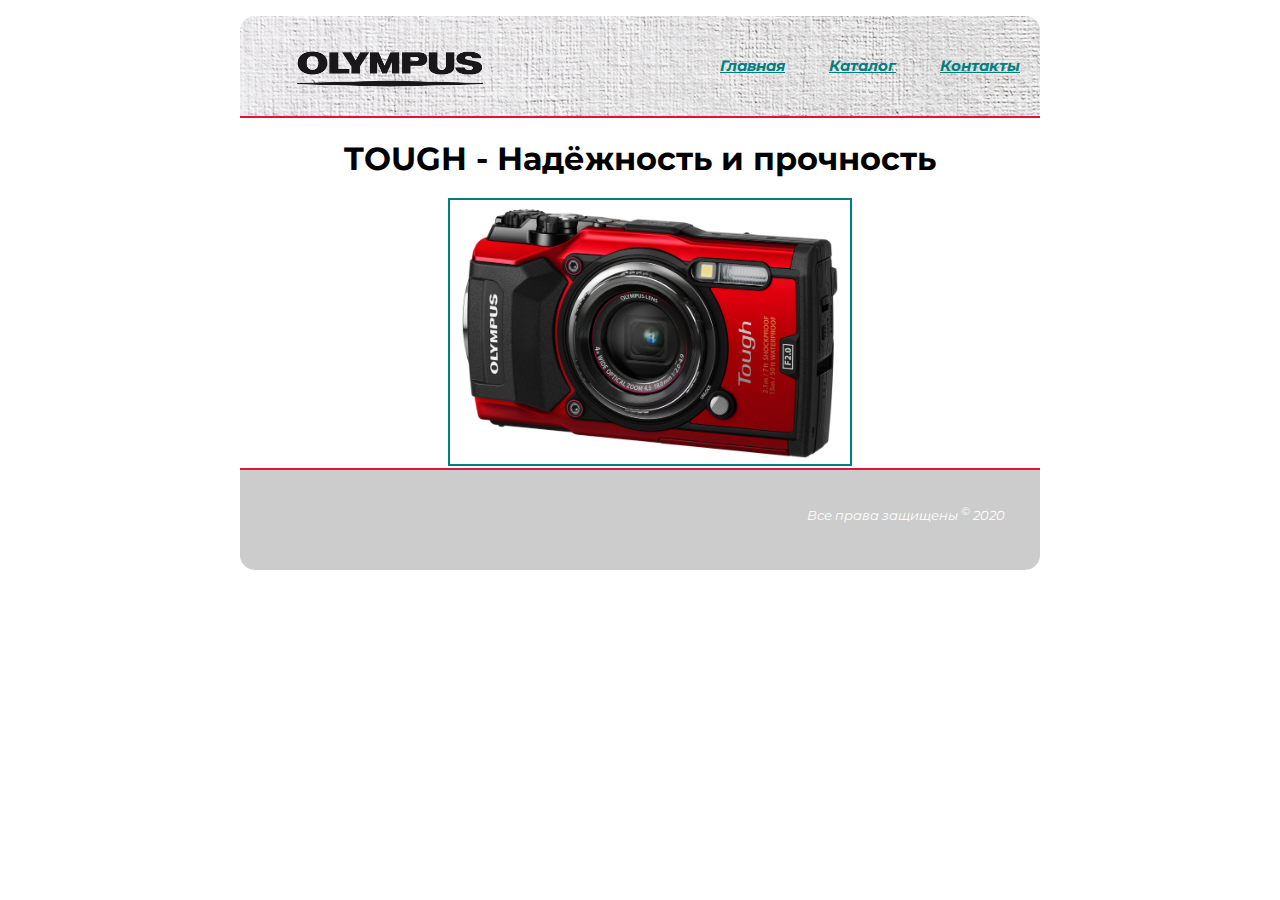
<file: Study_1_Olympus/tough.html>
<!DOCTYPE html>
<html lang="en">
<head>
    <meta charset="UTF-8">
    <title>Камеры TOUGH</title>
    <link rel="stylesheet" type="text/css" href="style.css">
</head>
<body>
        <div class='container'>
        <div class="header">
            <div class=logo><a href="index.html"><img src="imgs/Olympus_logo.png" alt="Olympus logo" width="200px"></a></div>
            <ul class="menu">
                <li><a href="index.html">Главная</a></li>
                <li><a href="catalog.html">Каталог</a></li>
                <li><a href="contacts.html">Контакты</a></li>
                <!--  <li><a href="showroom.html">Шоу-рум Olympus</a></li>
                <li><a href="service.html">Сервис-центр</a></li>-->
            </ul>
        </div>
        <div class=content_itmpg>
        <h1>TOUGH - Надёжность и прочность</h1>

        <a href="tough_img.html" target="_blank"><img src="imgs/tough_tg-5_red__product_010.png" alt="TOUGH camera" heigt="30%" width="50%" class="itm_img_outline"></a><br>
    </div>
        <div class="footer">
            <div class="rights">Все права защищены <sup>&copy;</sup> 2020</div>
        </div>
    </div>
</body>
</html>
</file>
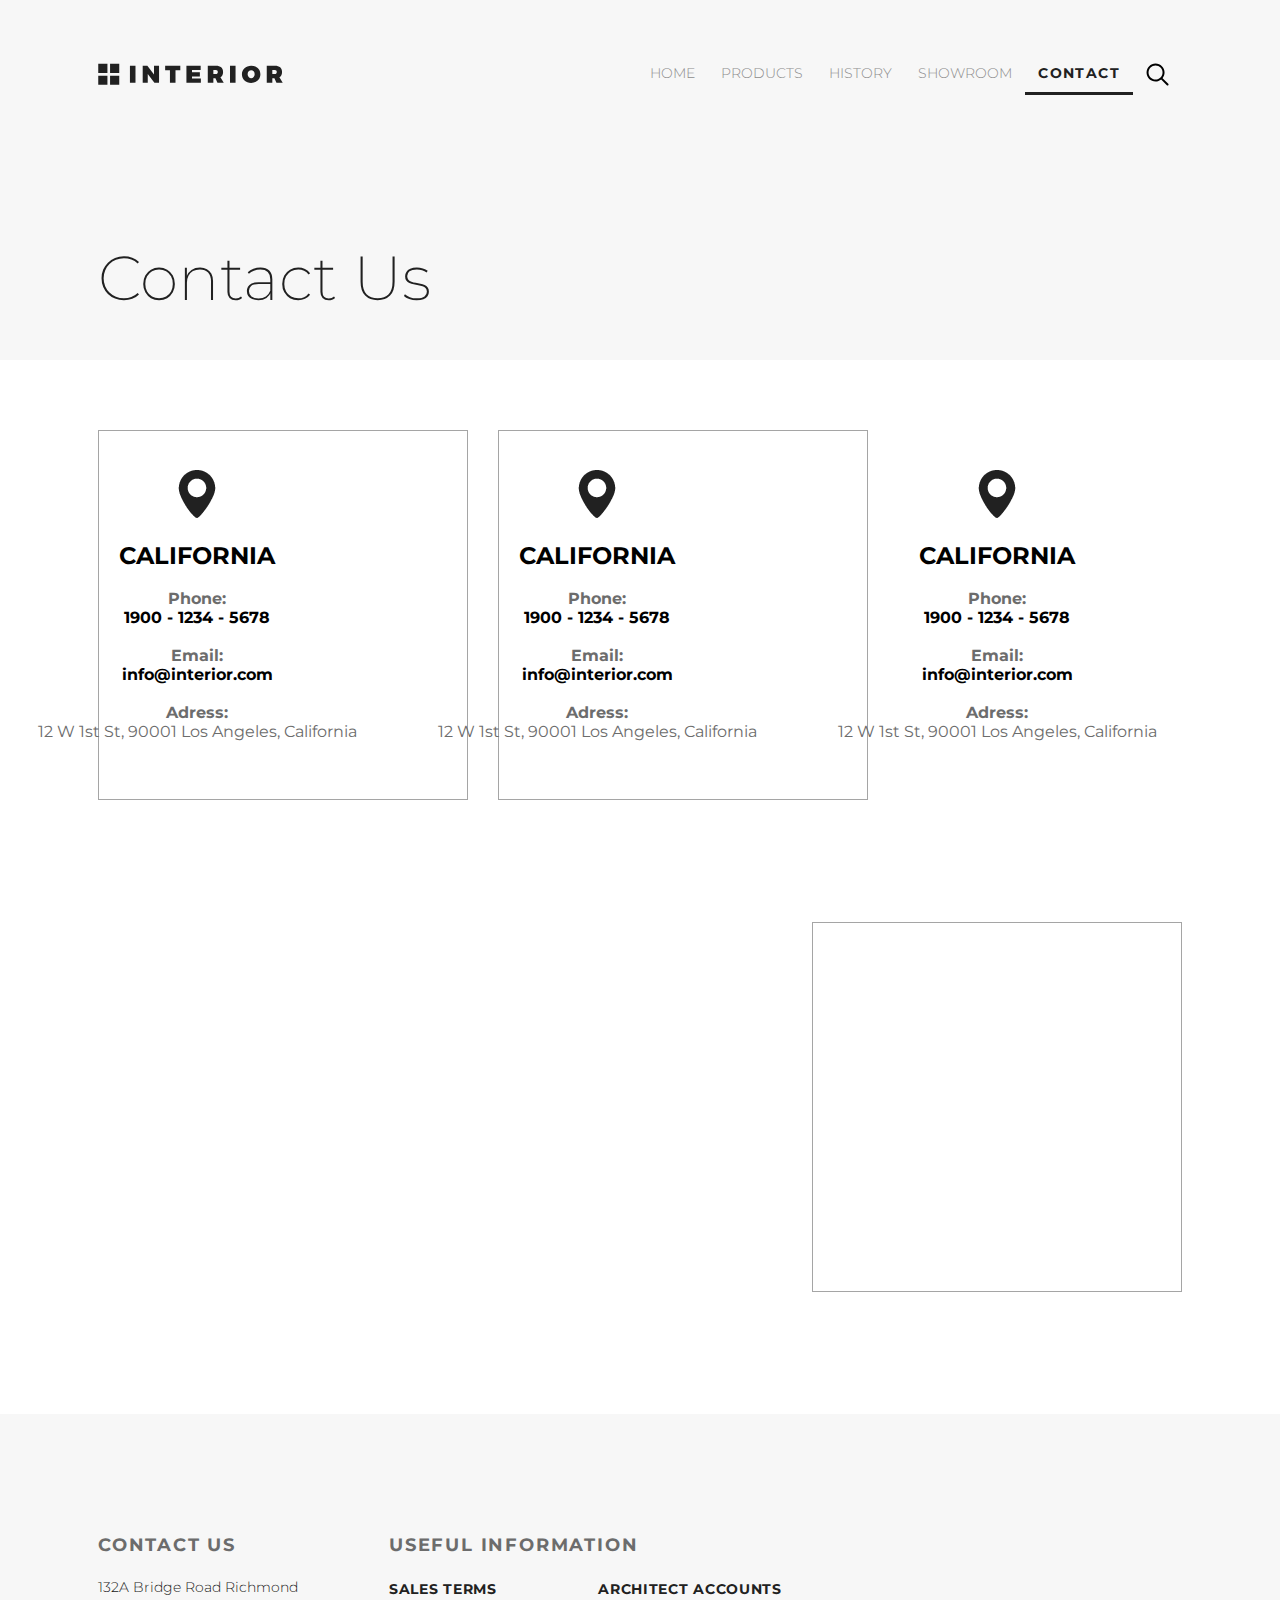
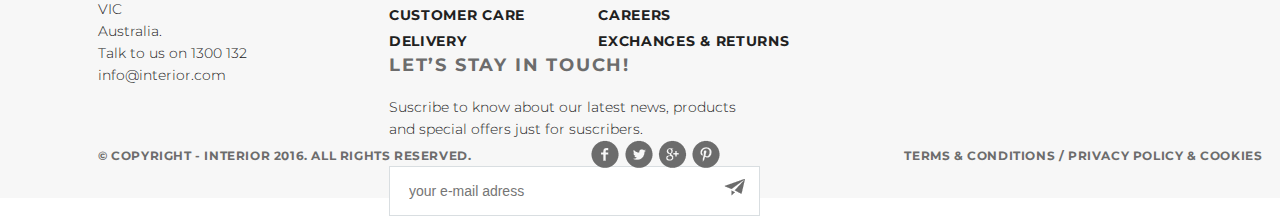
<file: Study_2_InteriorShop/contact.html>
<!DOCTYPE html>
<html lang="en">

<head>
    <meta charset="UTF-8">
    <title>Interior_Contacts</title>
    <link rel="stylesheet" href="style.css">
    <link href="https://fonts.googleapis.com/css?family=Montserrat:100,300,400,700&display=swap" rel="stylesheet">
</head>

<body>
    <div class="container">
        <div class="header_choice padding_site">
            <div class="header clearfix">
                <a href="index.html"><img src="img/logo.svg" alt="logo"></a>
                <ul class="menu clearfix">
                    <li class="menu_list"><a href="index.html" class="menu_link">HOME</a></li>
                    <li class="menu_list"><a href="products.html" class="menu_link">PRODUCTS</a></li>
                    <li class="menu_list"><a href="" class="menu_link">HISTORY</a></li>
                    <li class="menu_list"><a href="" class="menu_link">SHOWROOM</a></li>
                    <li class="menu_list"><a href="" class="menu_link menu_link_active">CONTACT</a></li>
                    <li class="menu_list"><a href="" class="menu_link"><img src="img/search.svg" alt="sesrch"></a></li>
                </ul>
            </div>
            <div class="header_h1">Contact Us</div>
        </div>
        <div class="office padding_site clearfix">
            <ul class="office_block clearfix ">
                <li class="office_list"><a href=""><img src="img/back370.svg" alt="office" class="office_link"></a></li>
                <li class="office_list"><a href=""><img src="img/back370.svg" alt="office" class="office_link"></a></li>
                <li class="office_list1"><a href=""><img src="img/back370.svg" alt="office" class="office_link"></a></li>
            </ul>
            <ul class="office_txt">
                <li class="office_txt_lst">
                    <div class="loc_text">
                        <img src="img/location.png" alt="location" class="location"><br><br>
                        <h2 class="loc_name">CALIFORNIA</h2><br>
                        <p class="loc_details"><b>Phone:</b></p>
                        <b>1900 - 1234 - 5678</b><br><br>
                        <p class="loc_details"><b>Email:</b></p>
                        <b>info@interior.com</b><br><br>
                        <p class="loc_details"><b>Adress:</b></p>
                        <p class="loc_details">12 W 1st St, 90001 Los Angeles, California</p>
                    </div>
                </li>
                <li class="office_txt_lst">
                    <div class="loc_text">
                        <img src="img/location.png" alt="location" class="location"><br><br>
                        <h2 class="loc_name">CALIFORNIA</h2><br>
                        <p class="loc_details"><b>Phone:</b></p>
                        <b>1900 - 1234 - 5678</b><br><br>
                        <p class="loc_details"><b>Email:</b></p>
                        <b>info@interior.com</b><br><br>
                        <p class="loc_details"><b>Adress:</b></p>
                        <p class="loc_details">12 W 1st St, 90001 Los Angeles, California</p>
                    </div>
                </li>
                <li class="office_txt_lst">
                    <div class="loc_text">
                        <img src="img/location.png" alt="location" class="location"><br><br>
                        <h2 class="loc_name">CALIFORNIA</h2><br>
                        <p class="loc_details"><b>Phone:</b></p>
                        <b>1900 - 1234 - 5678</b><br><br>
                        <p class="loc_details"><b>Email:</b></p>
                        <b>info@interior.com</b><br><br>
                        <p class="loc_details"><b>Adress:</b></p>
                        <p class="loc_details">12 W 1st St, 90001 Los Angeles, California</p>
                    </div>
                </li>
            </ul>
        </div>
        <div class="clr"></div>
    </div>
    <div class="footer padding_site">
        <ul class="contacts">
            <li class="cont_block">
                <ul>
                    <li class="cont_head">Contact Us</li>
                    <li class="adress">132A Bridge Road Richmond VIC<br>Australia.<br></li>
                    <li class="adress">Talk to us on 1300 132 info@interior.com</li>
                </ul>
            </li>
            <li class="cont_block1">
                <ul>
                    <li class="cont_head"><p>Useful Information</p>
                         <ul class="cont_div">
                            <li class="cont_list"><a href="" class="cont_link">Sales terms</a></li>
                            <li class="cont_list"><a href="" class="cont_link">Customer care</a></li>
                            <li class="cont_list"><a href="" class="cont_link">Delivery</a></li>
                        </ul>
                        <ul class="cont_div">
                            <li class="cont_list"><a href="" class="cont_link">Architect accounts</a></li>
                            <li class="cont_list"><a href="" class="cont_link">Careers</a></li>
                            <li class="cont_list"><a href="" class="cont_link">Exchanges &amp; returns</a></li>
                        </ul> 
                    </li>
                </ul>
            </li>
            <li class="cont_block1">
                <ul>
                    <li class="cont_head">Let’s Stay in Touch!</li>
                    <li class="adress1">Suscribe to know about our latest news, products and special offers just for suscribers.</li>
                    <li class="email"><input type="email" placeholder="your e-mail adress"><a href="" class="submit"><img src="img/submit.png" alt="submit"></a></li>
                </ul>
            </li>
        </ul>
        <ul class="bottom">
            <li class="basement base_pad">&copy; Copyright - INTERIOR 2016. All Rights Reserved.</li>
            <li class="basement"><a href=""><img src="img/social-links.png" alt="social links"></a></li>
            <li class="basement1 base_pad"><a href="" class="terms">Terms &amp; Conditions</a> / <a href="" class="terms">Privacy policy &amp; Cookies</a></li>
        </ul>
    </div>
</body>

</html>
</file>
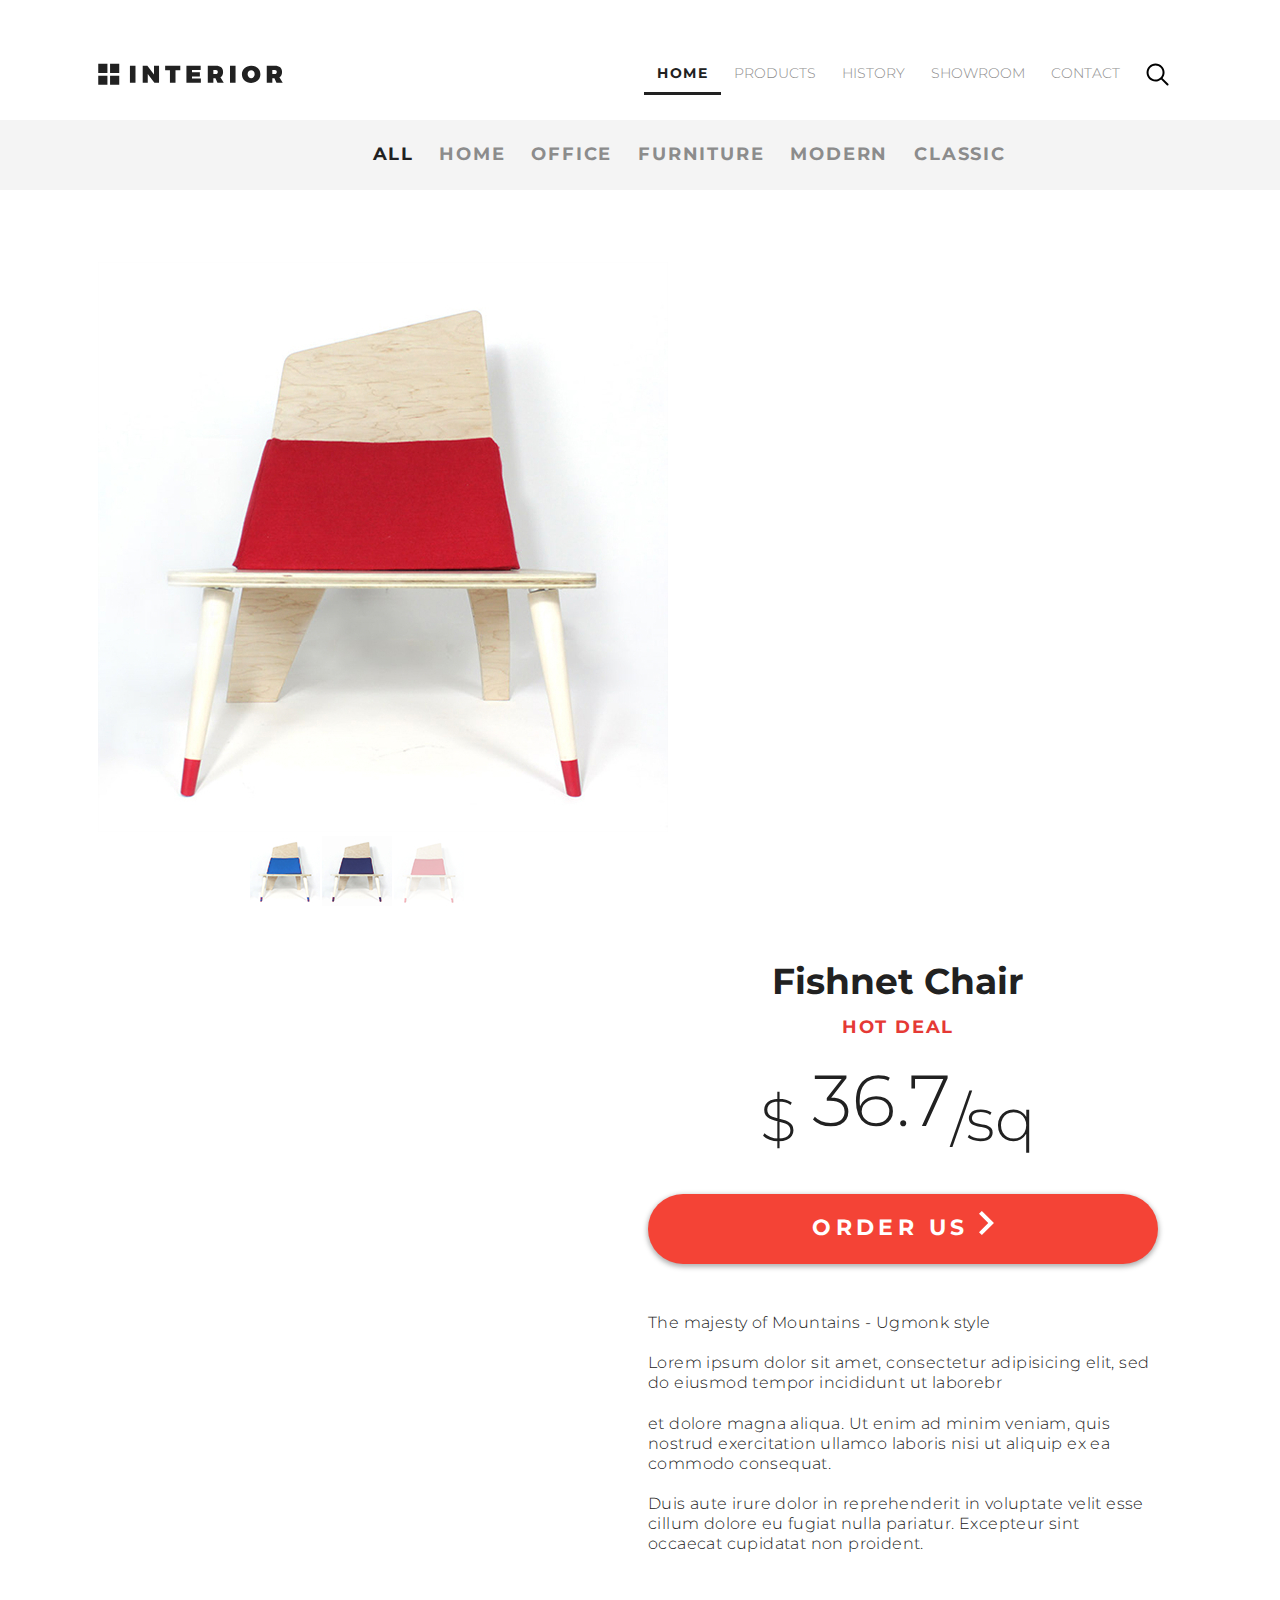
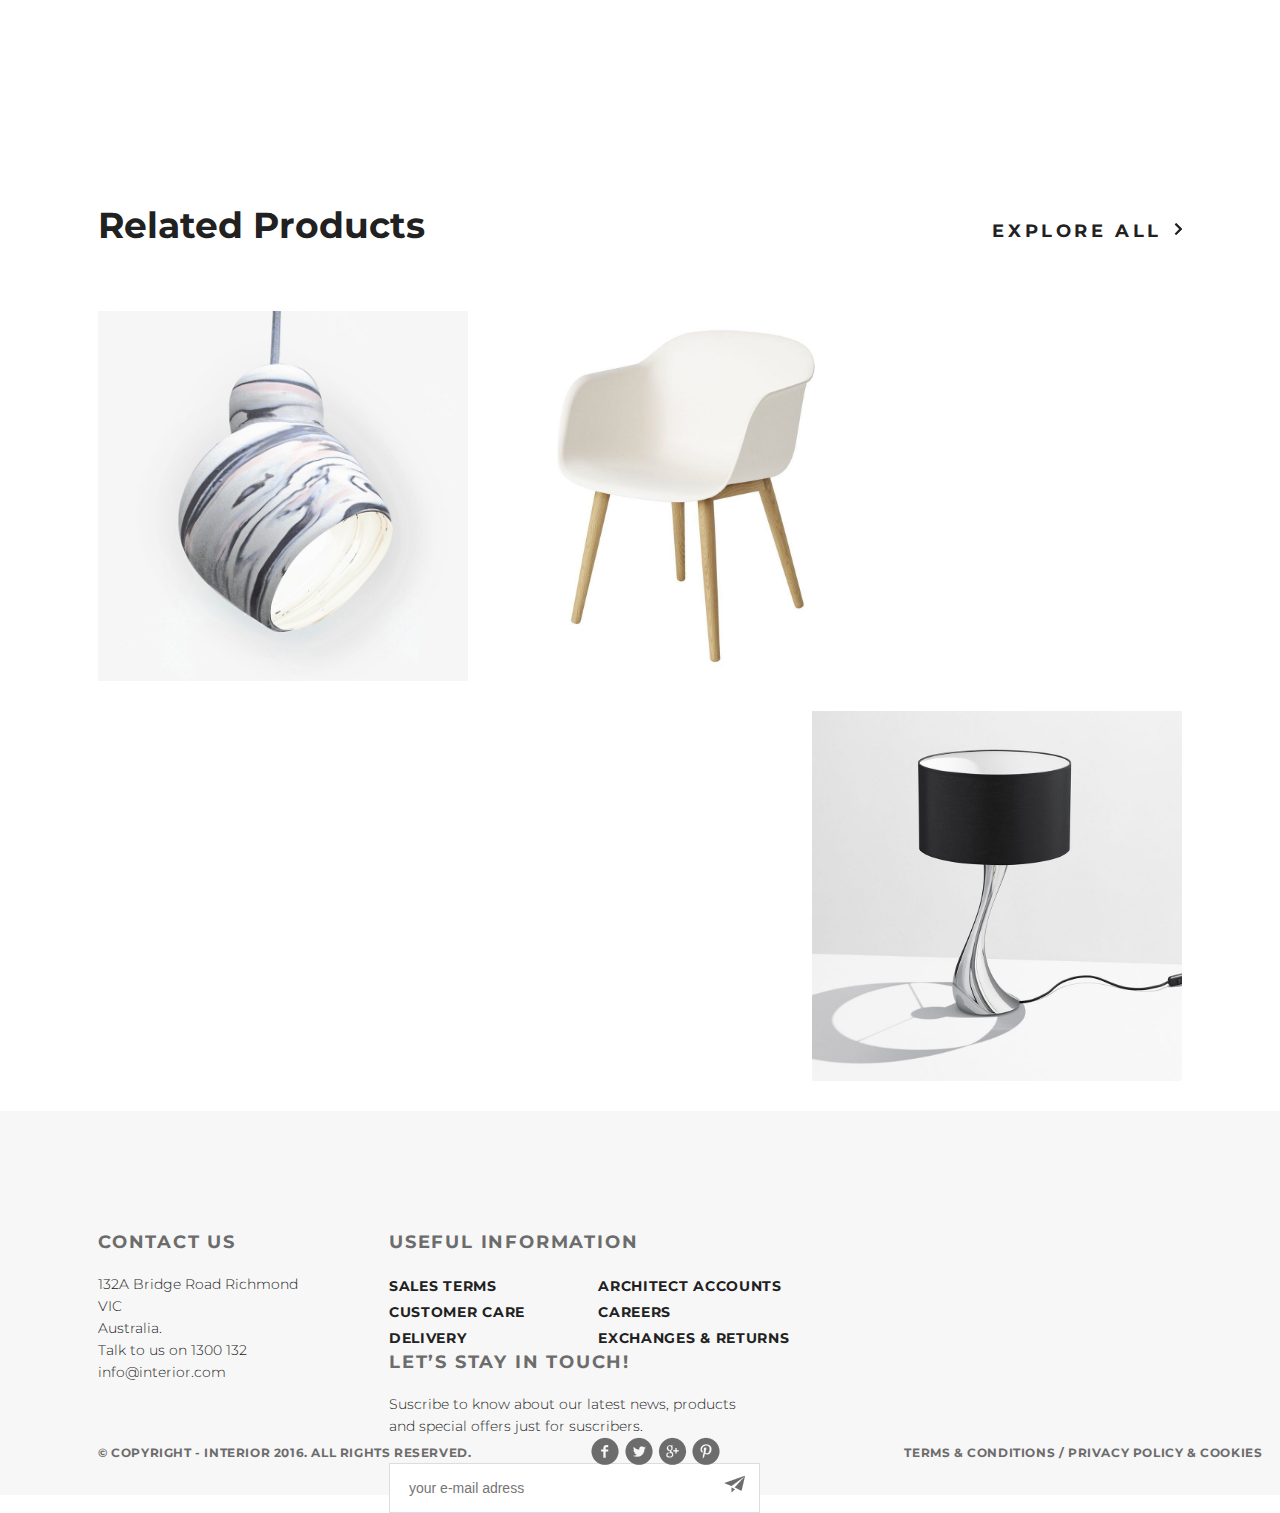
<file: Study_2_InteriorShop/details.html>
<!DOCTYPE html>
<html lang="en">

<head>
    <meta charset="UTF-8">
    <title>Interior_Product_Details</title>
    <link rel="stylesheet" href="style.css">
    <link href="https://fonts.googleapis.com/css?family=Montserrat:100,300,400,700&display=swap" rel="stylesheet">
</head>

<body>
    <div class="container">
        <div class="header_details padding_site">
            <div class="header clearfix">
                <a href="index.html"><img src="img/logo.svg" alt="logo"></a>
                <ul class="menu clearfix">
                    <li class="menu_list"><a href="index.html" class="menu_link menu_link_active">HOME</a></li>
                    <li class="menu_list"><a href="products.html" class="menu_link">PRODUCTS</a></li>
                    <li class="menu_list"><a href="" class="menu_link">HISTORY</a></li>
                    <li class="menu_list"><a href="" class="menu_link">SHOWROOM</a></li>
                    <li class="menu_list"><a href="contact.html" class="menu_link">CONTACT</a></li>
                    <li class="menu_list"><a href="" class="menu_link"><img src="img/search.svg" alt="sesrch"></a></li>
                </ul>
            </div>
        </div>
        <div class="choose_menu_det clearfix">
            <ul class="menu_details clearfix">
                <li class="m_det_list"><a href="" class="m_det_link m_det_link_active">All</a></li>
                <li class="m_det_list"><a href="" class="m_det_link">HOME</a></li>
                <li class="m_det_list"><a href="" class="m_det_link">OFFICE</a></li>
                <li class="m_det_list"><a href="" class="m_det_link">FURNITURE</a></li>
                <li class="m_det_list"><a href="" class="m_det_link">MODERN</a></li>
                <li class="m_det_list"><a href="" class="m_det_link">CLASSIC</a></li>
            </ul>
        </div>
        <div class="details clearfix">
            <div class="details_img">
                <img src="img/slider1.jpg" alt="red chair">
                <div class="det_img_sm">
                    <ul class="choose_color">
                        <li class="choose_color_list"><a href=""><img src="img/controll.jpg" alt="color1" class="choose_color_link"></a></li>
                        <li class="choose_color_list"><a href=""><img src="img/controll11.jpg" alt="color2" class="choose_color_link"></a></li>
                        <li class="choose_color_list"><a href=""><img src="img/controll2.jpg" alt="color3" class="choose_color_active"></a></li>
                    </ul>
                </div>
            </div>
            <div class="details_text clearfix">
                <h2 class="det_name">Fishnet Chair</h2>
                <p class="det_deal">Hot Deal</p>
                <p class="price"><sub>$ </sub>36.7<sub>/sq</sub></p>
                <a href="" class="det_but">
                    <p class="but_ord">Order Us <img src="img/arrow_wh.svg" alt="arrow"></p>
                </a>
                <p class="det_content">The majesty of Mountains - Ugmonk style <br><br>
                    Lorem ipsum dolor sit amet, consectetur adipisicing elit, sed do eiusmod tempor incididunt ut laborebr <br><br>
                    et dolore magna aliqua. Ut enim ad minim veniam, quis nostrud exercitation ullamco laboris nisi ut aliquip ex ea commodo consequat.<br><br>
                    Duis aute irure dolor in reprehenderit in voluptate velit esse cillum dolore eu fugiat nulla pariatur. Excepteur sint occaecat cupidatat non proident.</p>
            </div>
        </div>

        <div class="trending padding_site">
            <div class="tr_space"></div>
            <h2 class="trend_prod">Related Products</h2>
            <ul class="explore_trend clearfix">
                <li class="explore_list"><a href="" class="explore_link">explore all</a></li>
                <li class="explore_list"><a href="" class="explore_link1"><img src="img/arrow.svg" alt="explore_pic"></a></li>
            </ul>
            <ul class="trend_img clearfix">
                <li class="trend_list"><a href=""><img src="img/product-11.jpg" alt="lamp" class="trend_link"></a></li>
                <li class="trend_list"><a href=""><img src="img/product-21.jpg" alt="chair" class="trend_link"></a></li>
                <li class="trend_list1"><a href=""><img src="img/product-31.jpg" alt="lamp" class="trend_link"></a></li>
            </ul>
        </div>


        <div class="clr"></div>
    </div>
    <div class="footer padding_site">
        <ul class="contacts">
            <li class="cont_block">
                <ul>
                    <li class="cont_head">Contact Us</li>
                    <li class="adress">132A Bridge Road Richmond VIC<br>Australia.<br></li>
                    <li class="adress">Talk to us on 1300 132 info@interior.com</li>
                </ul>
            </li>
            <li class="cont_block1">
                <ul>
                    <li class="cont_head"><p>Useful Information</p>
                         <ul class="cont_div">
                            <li class="cont_list"><a href="" class="cont_link">Sales terms</a></li>
                            <li class="cont_list"><a href="" class="cont_link">Customer care</a></li>
                            <li class="cont_list"><a href="" class="cont_link">Delivery</a></li>
                        </ul>
                        <ul class="cont_div">
                            <li class="cont_list"><a href="" class="cont_link">Architect accounts</a></li>
                            <li class="cont_list"><a href="" class="cont_link">Careers</a></li>
                            <li class="cont_list"><a href="" class="cont_link">Exchanges &amp; returns</a></li>
                        </ul> 
                    </li>
                </ul>
            </li>
            <li class="cont_block1">
                <ul>
                    <li class="cont_head">Let’s Stay in Touch!</li>
                    <li class="adress1">Suscribe to know about our latest news, products and special offers just for suscribers.</li>
                    <li class="email"><input type="email" placeholder="your e-mail adress"><a href="" class="submit"><img src="img/submit.png" alt="submit"></a></li>
                </ul>
            </li>
        </ul>
        <ul class="bottom">
            <li class="basement base_pad">&copy; Copyright - INTERIOR 2016. All Rights Reserved.</li>
            <li class="basement"><a href=""><img src="img/social-links.png" alt="social links"></a></li>
            <li class="basement1 base_pad"><a href="" class="terms">Terms &amp; Conditions</a> / <a href="" class="terms">Privacy policy &amp; Cookies</a></li>
        </ul>


    </div>
</body>

</html>
</file>
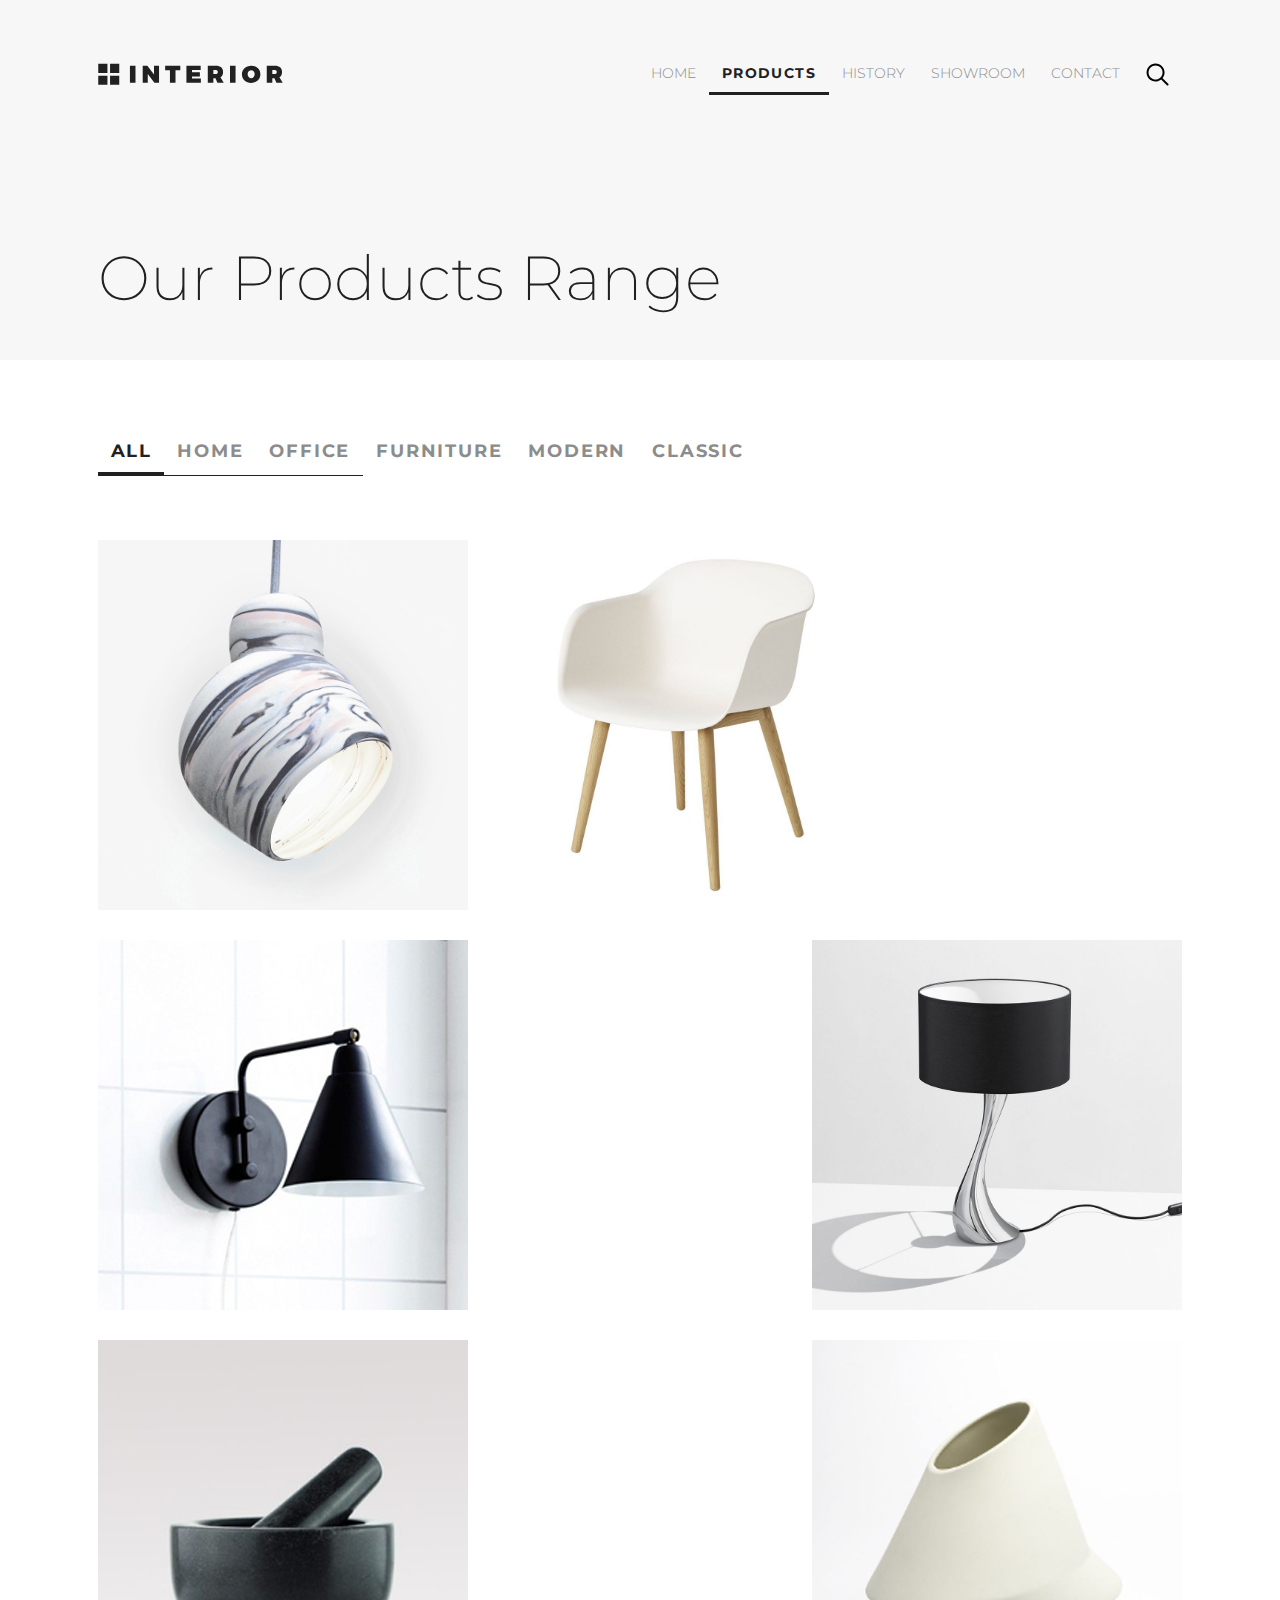
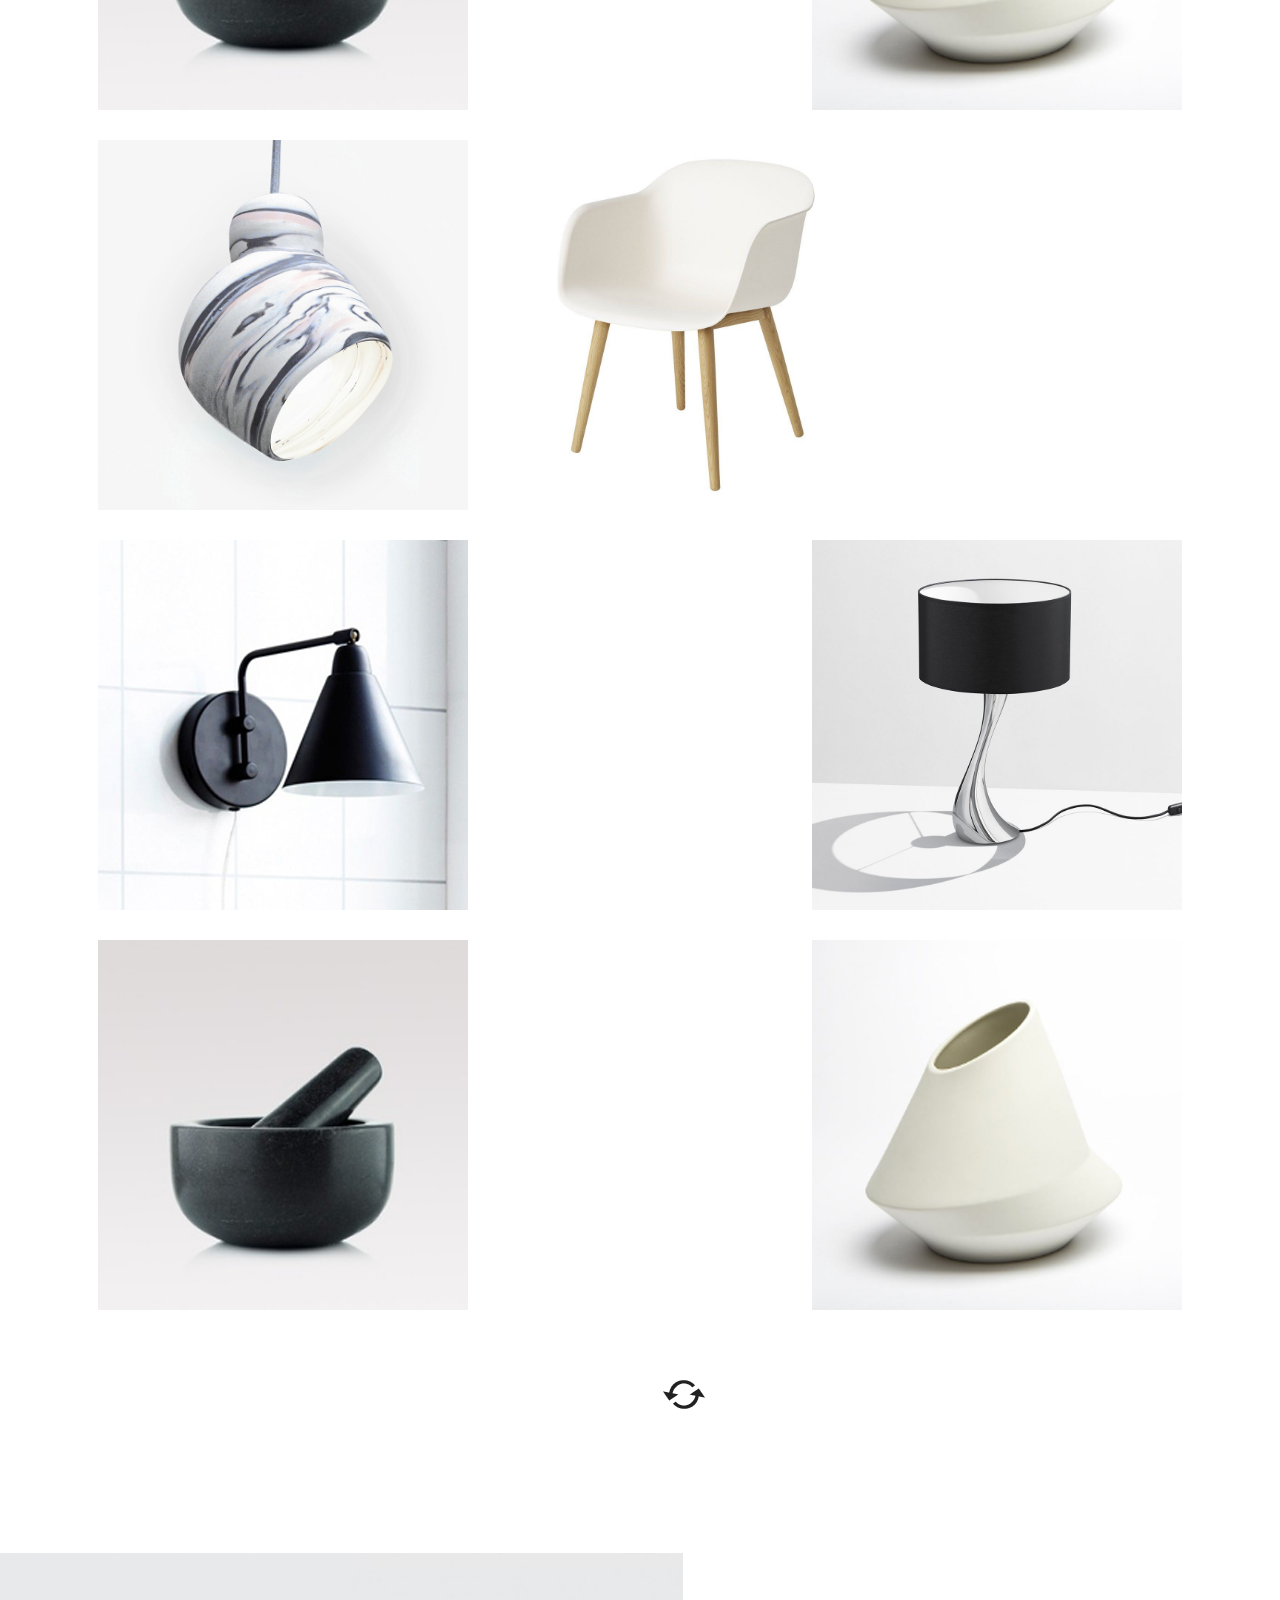
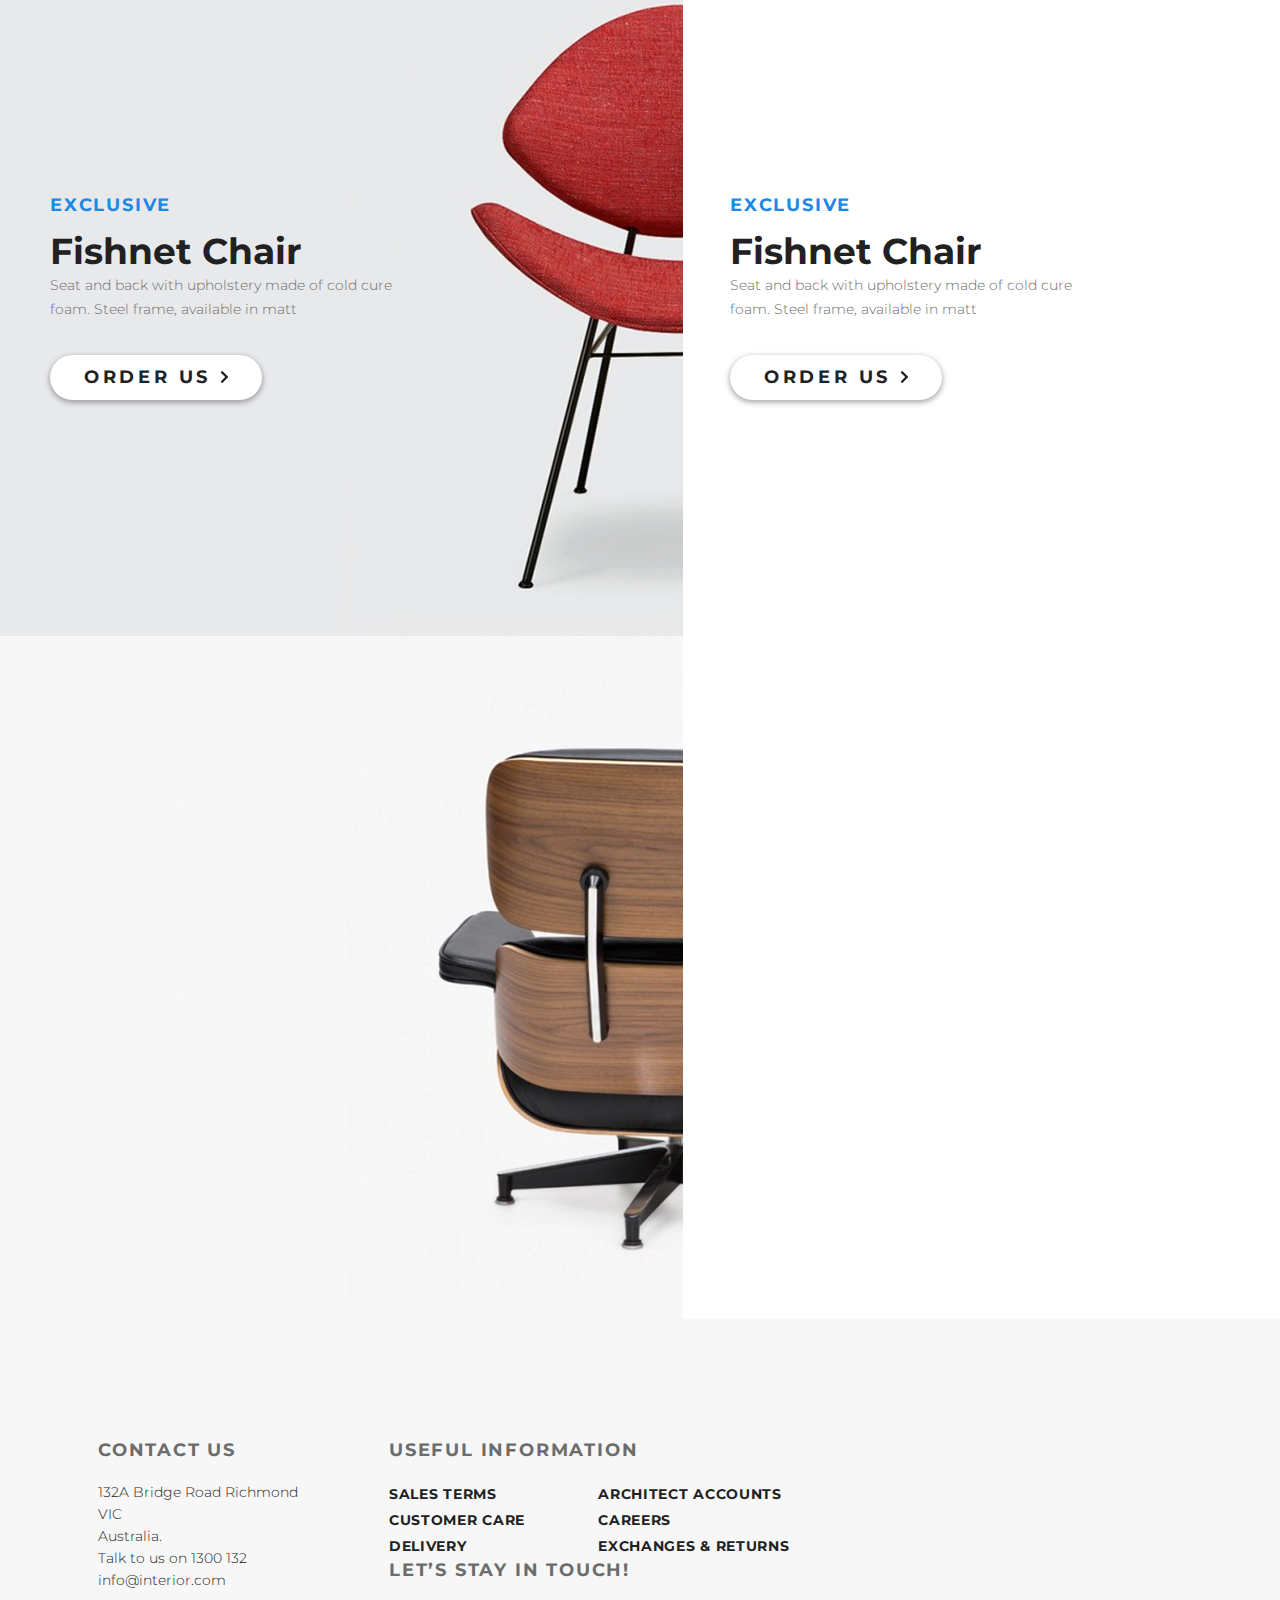
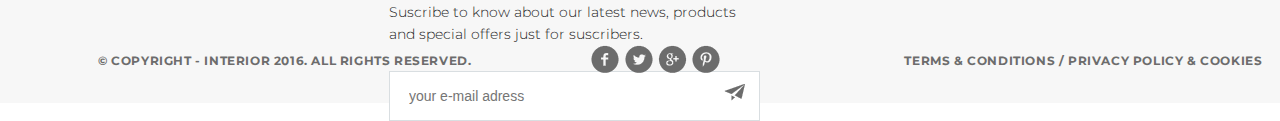
<file: Study_2_InteriorShop/products.html>
<!DOCTYPE html>
<html lang="en">

<head>
    <meta charset="UTF-8">
    <title>Interior_Products</title>
    <link rel="stylesheet" href="style.css">
    <link href="https://fonts.googleapis.com/css?family=Montserrat:100,300,400,700&display=swap" rel="stylesheet">
</head>

<body>
    <div class="container">
        <div class="header_choice padding_site">
            <div class="header clearfix">
                <a href="index.html"><img src="img/logo.svg" alt="logo"></a>
                <ul class="menu clearfix">
                    <li class="menu_list"><a href="index.html" class="menu_link">HOME</a></li>
                    <li class="menu_list"><a href="" class="menu_link menu_link_active">PRODUCTS</a></li>
                    <li class="menu_list"><a href="" class="menu_link">HISTORY</a></li>
                    <li class="menu_list"><a href="" class="menu_link">SHOWROOM</a></li>
                    <li class="menu_list"><a href="contact.html" class="menu_link">CONTACT</a></li>
                    <li class="menu_list"><a href="" class="menu_link"><img src="img/search.svg" alt="sesrch"></a></li>
                </ul>
            </div>
            <div class="header_h1">Our Products Range</div>
        </div>
        <div class="choose_prod padding_site">
            <div class="choose_menu clearfix">
                <ul class="menu_purpose">
                    <li class="m_purp_list"><a href="" class="m_purp_link m_purp_link_active">All</a></li>
                    <li class="m_purp_list"><a href="" class="m_purp_link">HOME</a></li>
                    <li class="m_purp_list"><a href="" class="m_purp_link">OFFICE</a></li>
                    <li class="m_purp_list1"><a href="" class="m_purp_link">FURNITURE</a></li>
                    <li class="m_purp_list1"><a href="" class="m_purp_link">MODERN</a></li>
                    <li class="m_purp_list1"><a href="" class="m_purp_link">CLASSIC</a></li>
                </ul>
            </div>
            <div class="choose_img">
                <ul class="trend_img clearfix">
                    <li class="trend_list"><a href=""><img src="img/product-11.jpg" alt="lamp" class="trend_link"></a></li>
                    <li class="trend_list"><a href=""><img src="img/product-21.jpg" alt="chair" class="trend_link"></a></li>
                    <li class="trend_list1"><a href=""><img src="img/product-31.jpg" alt="lamp" class="trend_link"></a></li>
                    <li class="trend_list"><a href=""><img src="img/product-41.jpg" alt="lamp" class="trend_link"></a></li>
                    <li class="trend_list"><a href=""><img src="img/product-5.jpg" alt="bowl" class="trend_link"></a></li>
                    <li class="trend_list1"><a href=""><img src="img/product-6.jpg" alt="vase" class="trend_link"></a></li>
                    <li class="trend_list"><a href=""><img src="img/product-11.jpg" alt="lamp" class="trend_link"></a></li>
                    <li class="trend_list"><a href=""><img src="img/product-21.jpg" alt="chair" class="trend_link"></a></li>
                    <li class="trend_list1"><a href=""><img src="img/product-31.jpg" alt="lamp" class="trend_link"></a></li>
                    <li class="trend_list"><a href=""><img src="img/product-41.jpg" alt="lamp" class="trend_link"></a></li>
                    <li class="trend_list"><a href=""><img src="img/product-5.jpg" alt="bowl" class="trend_link"></a></li>
                    <li class="trend_list1"><a href=""><img src="img/product-6.jpg" alt="vase" class="trend_link"></a></li>
                </ul>
            </div>
            <div class="upload">
                <img src="img/upload.png" alt="upload">
            </div>
        </div>
        <div class="promo_big2 clearfix">
            <ul class="promo_b_img">
                <li class="promo_b_list"><img src="img/promo-img1.jpg" alt="promo-img1"></li>
                <li class="promo_b_list"><img src="img/promo-img2.jpg" alt="promo-img2"></li>
            </ul>
            <div class="promo_b_text">
                <p class="promo_b_ex">exclusive</p>
                <h2 class="promo_b_name">Fishnet Chair</h2>
                <p class="promo_b_content">Seat and back with upholstery made of cold cure foam. Steel frame, available in matt</p>
                <a href="" class="promo_b_but">Order Us <img src="img/arrow.svg" alt="arrow"></a>
            </div>
            <div class="promo_b_text1">
                <p class="promo_b_ex">exclusive</p>
                <h2 class="promo_b_name">Fishnet Chair</h2>
                <p class="promo_b_content">Seat and back with upholstery made of cold cure foam. Steel frame, available in matt</p>
                <a href="" class="promo_b_but">Order Us <img src="img/arrow.svg" alt="arrow"></a>
            </div>
        </div>




        <div class="clr"></div>
    </div>
    <div class="footer padding_site">
        <ul class="contacts">
            <li class="cont_block">
                <ul>
                    <li class="cont_head">Contact Us</li>
                    <li class="adress">132A Bridge Road Richmond VIC<br>Australia.<br></li>
                    <li class="adress">Talk to us on 1300 132 info@interior.com</li>
                </ul>
            </li>
            <li class="cont_block1">
                <ul>
                    <li class="cont_head"><p>Useful Information</p>
                         <ul class="cont_div">
                            <li class="cont_list"><a href="" class="cont_link">Sales terms</a></li>
                            <li class="cont_list"><a href="" class="cont_link">Customer care</a></li>
                            <li class="cont_list"><a href="" class="cont_link">Delivery</a></li>
                        </ul>
                        <ul class="cont_div">
                            <li class="cont_list"><a href="" class="cont_link">Architect accounts</a></li>
                            <li class="cont_list"><a href="" class="cont_link">Careers</a></li>
                            <li class="cont_list"><a href="" class="cont_link">Exchanges &amp; returns</a></li>
                        </ul> 
                    </li>                    
                </ul>
            </li>
            <li class="cont_block1">
                <ul>
                    <li class="cont_head">Let’s Stay in Touch!</li>
                    <li class="adress1">Suscribe to know about our latest news, products and special offers just for suscribers.</li>
                    <li class="email"><input type="email" placeholder="your e-mail adress"><a href="" class="submit"><img src="img/submit.png" alt="submit"></a></li>
                </ul>
            </li>
        </ul>
        <ul class="bottom">
            <li class="basement base_pad">&copy; Copyright - INTERIOR 2016. All Rights Reserved.</li>
            <li class="basement"><a href=""><img src="img/social-links.png" alt="social links"></a></li>
            <li class="basement1 base_pad"><a href="" class="terms">Terms &amp; Conditions</a> / <a href="" class="terms">Privacy policy &amp; Cookies</a></li>
        </ul>


    </div>
</body>

</html>
</file>
<file: Study_1_Olympus/style.css>
/*-------      для всех листов      -------*/
@import url('https://fonts.googleapis.com/css?family=Montserrat&display=swap');

body {

    font-family: Montserrat, sans-serif;
    /*background-color: #f8f8f8;*/
}

.container {
    width: 800px;
    margin: 0 auto;
}

.header {
    height: 100px;
    background-color: #eee;
    background-image: url(imgs/Natural-Paper-Background-Texture-HD1.jpg);
    border-bottom: 2px solid crimson;
    padding-bottom: 0px;
    margin-bottom: 0px;
    border-top-left-radius: 15px;
    border-top-right-radius: 15px;

}

.content {
    background-color: #fff;
    /*background-image: url(imgs/3olympus2.jpg); 
    background-size: cover;
    */
    height: 653px;
}

/*-------      для футера у всех листов      -------*/
.footer {
    height: 100px;
    background-color: #ccc;
    border-top: 2px solid crimson;
    border-bottom-left-radius: 15px;
    border-bottom-right-radius: 15px;
    text-align: right;

}

.rights {
    padding-top: 35px;
    padding-right: 35px;
    font-style: italic;
    font-size: 13px;
    color: #fff;
}


hr {
    border: none;
    /*Убираем границу */
    background-color: crimson;
    /* Цвет линии */
    height: 2px;
    margin-bottom: 3px;
    margin-top: ;
}

/*-------      для логотипа в шапке у всех листов      -------*/
.logo {
    margin-left: 50px;
    float: left;
    padding-top: 30px;
}

/*-------      для шапки у всех листов      -------*/
.header .menu {
    /* border: 3px dotted lightcyan;*/
    text-align: right;
    list-style-type: none;
    padding-top: 40px;

}

.header .menu li {
    font: oblique bold 15px Montserrat;
    display: inline;
    margin: 10px;
    padding: 10px;
}

.header .menu li a:visited {
    color: Purple;
}

.header .menu li a:hover {
    color: indianred;
}

.header .menu li a:active {
    color: darkgreen;
}

.header .menu li a {
    color: #008080;
}


/*-------      для листа index      -------*/
img[alt="photo_oly_pen"] {
    border: none;
}

.img_ind {
    text-align: center;
}

.ind_h1 {
    text-align: center;
    font: bold 40px Montserrat, sans-serif;
    color: indianred
}

.ind_h2,
.ind_txt {
    padding-left: 20px;
}

/*-------      ссылка "каталоге" в 1 абзаце     -------*/
#lnk_cat:visited {
    color: Purple;
}

#lnk_cat:hover {
    color: indianred;
}

#lnk_cat:active {
    color: darkgreen;
}

#lnk_cat {
    color: #008080;
}

/*-------  ссылка "Назад" на крупном фото товара     -------*/

.lnk_bck_big:visited {
    color: Purple;
}

.lnk_bck_big:hover {
    color: indianred;
}

.lnk_bck_big:active {
    color: darkgreen;
}

.lnk_bck_big {
    color: #008080;
}

/*-------      для листа catalog      -------*/

.content_catalog {
    padding-top: 1px;
    background-image: url(imgs/Retro_OlympusCamera.jpg);
    background-size: cover;    
    height: 500px;
}

.tab_catalog {
    margin-left: 15px;
    border: 1px solid;
    /*  border-color: transparent;
    border-collapse: separate;
    border-spacing: 6px;*/
    border-radius: 10px;
    width: 760px;
    margin: auto;
    margin-top: 30px;
}

.tab_catalog tr {
    height: 100px;
    text-align: center;
}

/*определение свойств для всех строк таблицы*/

/*.tab_catalog td{
    border: 2px solid white;}
.tab_catalog td {border-top: 2px solid white;}*/

.tab_catalog tr:first-child a:visited {
    color: Purple;
}

.tab_catalog tr:first-child a:hover {
    color: indianred;
}

.tab_catalog tr:first-child a:active {
    color: darkgreen;
}

.tab_catalog tr:first-child a {
    color: #008080;
}

/*определяем свойства 1-й строки таблицы*/


.img_hover:hover {
    outline: 2px solid #008080;
    /* Цветная рамка */
}

/*-------  для листов товара каталога, в частности item_page    -------*/

.content_itm_pg {
    background-color: #fff;
    /*background-image: url(imgs/3olympus2.jpg); 
    background-size: cover; height: 1390px*/
   box-sizing: content-box;
}

.heading_itm {
    color: #000000;
    font-size: 18px;
    font-weight: 1000;
    background-color: #eaeaea;
}

.itm_img_outline {
    outline: 2px solid teal;
    margin-left: 20px;
}

a .itm_img_outline:hover {
    outline: none;
}

.itm_img {
    width: 300px;
    float: left;
}

.shrt_desc {
    color: #707070;
    font-size: 14px;
    font-style: italic;
    line-height: 16px;
    padding-top: 0px;
}

.shrt_desc_p::first-letter {
    font-family: "Times New Roman";
    font-style: bold;
    font-size: 300%;
    color: crimson;
}

.but_buy {
    margin-top: 40px;
    text-align: center
}

.button_buy {
    width: 500px;
    height: 50px;
    font: 16px Montserrat;
    color: crimson;
    border: 1px solid #708090;
    border-radius: 10px;
}

.button_buy:hover {
    font: 18px Montserrat;
    color: gold;
    border: 2px solid #708090;
    background: gainsboro;
}

.button_buy:active {
    font: bold 18px Montserrat;
    border: 1px solid #708090;
}

.itm_char {
    margin-top: 40px;
}

.full_desc_p {
    color: #707070;
    font-size: 14px;
    line-height: 16px;
    padding-top: 0px;
    /*color: #484343;
    font-size: 16px;
    font-weight: 400;
    line-height: 24px;
    text-align: center;
    background-color: #e6e6fa*/
}

.full_desc_p::first-letter {
    font-family: "Times New Roman";
    font-style: bold;
    font-size: 300%;
    color: crimson;
}

/*ol li {

    color: #484343;
    font-size: 12px;
    color: #8b008b;
    font-weight: bolder;
    line-height: 30px;
    list-style-position:inside; 
    text-align: right;
    background-color: #e0ffff
}*/

.char_list {
    list-style: outside url(imgs/ph_icion_small.png);
    /*иконки вместо маркеров*/
}

/*-------                  таблица                -------*/

.table_char {
    margin: auto;
    /* border: 1px solid red;*/
    width: 760px;
    border-collapse: collapse
        /*border-spacing: 10px; - - добавляет расстояние между границами ячеек (а-ля margine)*/
}

.table_char tr {
    height: 60px;
}

/*определение свойств для всех строк таблицы*/
.table_char td {
    /*определение свойств для всех ячеек таблицы*/
    border: 2px solid purple;
    padding-top: 5px;
    /*  padding-left: 5px;
    vertical-align: middle  - работает только внутри ячейки таблицы*/
    text-align: center
}

.table_char tr:first-child {
    background-color: #9db;
    height: 100px;
    vertical-align: middle;
    font: bold 20px Montserrat, sans-serif;
}

/*определяем свойства 1-й строки таблицы*/

/*.td_1 {
    background-color: lightblue
}
.td_2 {
    background-color: lavender
}
.td_3 {
    background-color: lightpink
}
.td_4 {
    background-color: lightcyan;
    border-color: darkcyan;
   /* border-left-color: darkcyan;
border-top-color: darkcyan;}    - бэсполэзно (((*/*/

.content_img {
    margin-top: 5px;
}

.content_itmpg {
    text-align: center;
}

/*-------      для листа contacts      -------*/

.content_contacts{
    box-sizing: border-box;
}
.content_contacts h1 {
    text-align: center;
}
.form_feedback {
    width: 600px;
    border: 2px solid cadetblue;
    border-radius: 5px;
    padding-left: 70px;
    box-sizing: border-box;
}
.form_feedback h2 {
    text-align: center;
}

.model {
    border: 2px solid cadetblue;
    width: 370px;
    height: 150px;

    padding: 5px;
    border-radius: 5px;
    padding: 7px;
}

input[type=text] {
    width: 300px;
    height: 50px;
    box-sizing: border-box;
    border: 1px solid cadetblue;
    text-transform: capitalize;
    background-color: #e4e7ec;
    color: darkblue;
    font: italic 12px montserrat;
    border-radius: 4px;
    padding: 5px;
}

input[type=email] {
    width: 293px;
    height: 50px;
    box-sizing: border-box;
    border: 1px solid cadetblue;
    background-color: #e4e7ec;
    color: darkblue;
    font: italic 12px montserrat;
    border-radius: 4px;
    padding: 5px;
}


input[type=password] {
    width: 190px;
    border: 2px solid cadetblue;
    font: italic 12px montserrat;
    background-color: #e4e7ec;
    color: darkblue;
    box-sizing: border-box;
    border-radius: 4px;
    margin-left: 23px;
    padding: 5px;
}

input[type="text"]::placeholder {
    color: cadetblue;
}

input[type="email"]::placeholder {
    color: cadetblue;
}

input[type="password"]::placeholder {
    color: cadetblue;
}

textarea::placeholder {
    color: cadetblue;
}

input:focus,
textarea:focus {
    outline: 2px solid indianred;
    border-radius: 4px;
}

textarea {
    width: 390px;
    box-sizing: border-box;
    border: 2px solid cadetblue;
    background-color: #e4e7ec;
    color: darkblue;
    font: italic 12px montserrat;
    border-radius: 4px;
    padding: 5px;
}

input[value] {
    width: 176px;
    height: 50px;
    font: bold 14px montserrat;
    outline: 1px solid cadetblue;
    border-radius: 4px;
    background-color: #e4e7ec;
}

input[value="Отправить"] {
    color: firebrick;
    margin-right: 17px;
}

input[value="Очистить"] {
    color: darkgreen;
    margin-left: 17px;
}

input[value]:hover {
    font: bold 15px Montserrat;
    color: crimson;
    outline: 2px solid cadetblue;
    background: #e4e7ec;
    border-radius: 4px;
}

input[value]:active {
    font: bold 16px Montserrat;
    outline: 1px solid cadetblue;
}
</file>
<file: Study_2_InteriorShop/style.css>
* {
    margin: 0;
    padding: 0;
}

html,
body {
    height: 100%;
}

.container {
    max-width: 1366px;
    min-width: 600px;
    margin: 0 auto;
    min-height: 100%;
}

body {
    font-family: Montserrat;
}

.clearfix:after {
    content: "";
    display: table;
    clear: both;
}

.padding_site {
    padding-left: 98px;
    padding-right: 98px;
}


/*------Footer--------*/
.clr {
    height: 384px;
}

.footer {
    max-width: 1170px;
    margin: -384px auto;
    height: 384px;
    background-color: #f7f7f7;
    position: relative;
}

.contacts {
    margin-top: 120px;
    float: left;
    list-style-type: none;
    position: absolute;
}

.cont_block {
    margin-right: 66px;
    float: left;
}

.cont_block1 {
    margin-right: 26px;
    float: left;
}

.cont_head {
    padding-bottom: 20px;
    color: #6c6c6c;
    font-size: 18px;
    font-weight: 700;
    line-height: 22px;
    letter-spacing: 1.8px;
    text-transform: uppercase;
    list-style-type: none;
}

.cont_div {
    padding-top: 20px;
    float: left;
    padding-right: 73px;
}

.cont_list {
    color: #212121;
    font-size: 14px;
    font-weight: 700;
    line-height: 26px;
    list-style-type: none;
    letter-spacing: 0.7px;
    text-transform: uppercase;

}

.cont_link {
    text-decoration: none;
    color: #212121;
}

.adress1 {
    width: 372px;
    color: #212121;
    font-size: 14px;
    font-weight: 300;
    text-transform: none;
    letter-spacing: 0px;
    list-style-type: none;
    line-height: 22px;
}

.adress {
    width: 225px;
    color: #212121;
    font-size: 14px;
    font-weight: 300;
    text-transform: none;
    letter-spacing: 0px;
    list-style-type: none;
    line-height: 22px;
}

.email {
    margin-top: 26px;
    list-style-type: none;
}

input[type=email] {
    width: 350px;
    height: 48px;
    border: 1px solid #d9dee1;
    background-color: #ffffff;

}

input[placeholder="your e-mail adress"] {
    color: #6c6c6c;
    font-size: 14px;
    font-weight: 300;
    line-height: 22px;
    padding-left: 19px;
}

.submit {
    margin-left: -36px;
    width: 21px;
    height: 17px;
    border: none;
}

.bottom {
    margin-top: 326px;
    float: left;
    text-align: center;
    position: absolute;
}

.basement {
    color: #6c6c6c;
    font-size: 12px;
    font-weight: 700;
    text-transform: uppercase;
    /* Text style for "©,  Copyri" */
    letter-spacing: 0.6px;
    float: left;
    list-style-type: none;
    margin-right: 120px;
}

.basement1 {
    padding-left: 64px;
    color: #6c6c6c;
    font-size: 12px;
    font-weight: 700;
    text-transform: uppercase;
    /* Text style for "©,  Copyri" */
    letter-spacing: 0.6px;
    float: right;
    list-style-type: none;
}

.base_pad {
    padding-top: 8px;

}

.terms {
    text-decoration: none;
    color: #6c6c6c;
}

/*------Home Page (index)--------*/

.slider {
    height: 800px;
    background-image: url(img/slider-img.jpg);
    position: relative;
}

.header {
    padding-top: 63px;
}

.menu {
    float: right;
}

.menu_list {
    list-style-type: none;
    float: left;
}

.menu_link {
    /* Style for "PRODUCTS" */
    color: #8c8c8c;
    font-size: 14px;
    font-weight: 300;
    text-transform: uppercase;
    text-decoration: none;
    padding: 10px 13px;
}

.menu_link:hover {
    color: #212121;
}

.menu_link_active {
    /* Text style for "HOME" */
    color: #212121;
    font-weight: 700;
    letter-spacing: 1.4px;
    border-bottom: 3px solid #212121;
}

.slider_text {
    margin-top: 283px;
}

.slider_trending {
    /* Style for "TRENDING" */
    color: #43a047;
    font-size: 18px;
    font-weight: 700;
    /*line-height: 48px;*/
    text-transform: uppercase;
    letter-spacing: 1.8px;
}

.slider_h2 {
    /* Style for "Fishnet Ch" */
    color: #212121;
    font-size: 62px;
    font-weight: 100;
    line-height: 72px;
    text-transform: uppercase;
}

.slider_content {
    /* Style for "Seat and b" */
    width: 458px;
    color: #6c6c6c;
    font-size: 14px;
    font-weight: 300;
    line-height: 24px;
    margin-top: 20px;
    margin-bottom: 20px;
}

.button {
    width: 212px;
    height: 45px;
    -webkit-box-shadow: 0 2px 5px 1px rgba(33, 33, 33, 0.35);
    box-shadow: 0 2px 5px 1px rgba(33, 33, 33, 0.35);
    border-radius: 23px;
    background-color: #ffffff;
    text-align: center;
    display: inline-block;

    color: #212121;
    font-size: 18px;
    font-weight: 700;
    line-height: 45px;
    text-transform: uppercase;
    letter-spacing: 3.6px;
    text-decoration: none;
}

.button:hover {
    -webkit-box-shadow: none;
    box-shadow: none;
}

.pagination {
    position: absolute;
    width: 1170px;
    bottom: 19px;
    text-align: center;
}

.circle {
    width: 30px;
    height: 30px;
    display: inline-block;
    background-color: #c7c7c7;
    border-radius: 50%;
    margin: 5px;
}

.circle:hover {
    background-color: #212121;
}

.circle_active {
    width: 40px;
    height: 40px;
    border-radius: 20px;
    background-color: #212121;
    margin-bottom: 0px;
}

.tab_control {
    float: left;
    border-bottom: 1px solid #212121;
    margin-top: 120px;
}

.tab_c_list {
    list-style-type: none;
    float: left;
}

/* Style for "New" */
.tab_c_link {
    color: #6c6c6c;
    font-size: 36px;
    line-height: 50px;
    font-weight: 700;
    text-decoration: none;
    padding: 0px 20px 0px 9px;
}

.tab_c_link_active:hover {

    color: #212121;
    padding: 0px 20px 0px 9px;
    border-bottom: 3px solid #212121;
}

.explore_all {
    float: right;
    margin-top: 140px;
}

.explore_list {
    list-style-type: none;
    float: left;
}

.explore_link {
    color: #212121;
    font-size: 18px;
    font-weight: 700;
    text-transform: uppercase;
    letter-spacing: 3.6px;
    text-decoration: none;
    padding-right: 12px;
}

.explore_link:hover {
    border-bottom: 1px solid #212121;

}

.promo {
    margin-top: 50px;
}

.promo_img {
    float: left;
    position: relative;
}

.promo_list {
    width: 270px;
    height: 270px;
    list-style-type: none;
    float: left;
    padding-right: 30px;

}

.promo_list1 {
    width: 270px;
    height: 270px;
    list-style-type: none;
    float: right;
}

.promo_link:hover {
    outline: 1px solid #6c6c6c;
}

.blur {
    float: left;
    margin-left: -1170px;
    position: absolute;
}

.hov_name {
    /* Style for "Fishnet Ch" */
    color: #212121;
    font-size: 22px;
    font-weight: 700;
    text-align: center;
    margin-left: 63px;
    margin-top: 129px;
    position: absolute;
}

.hov_details {
    /* Style for "Seat and b" */
    color: #6c6c6c;
    width: 216px;
    height: 33px;
    font-size: 14px;
    font-weight: 300;
    line-height: 21.91px;
    text-align: center;
    display: block;
    margin-top: 169px;
    margin-left: 30px;
    position: absolute;
}

.hov_button {
    width: 48px;
    height: 48px;
    -webkit-box-shadow: 0 2px 5px 1px rgba(33, 33, 33, 0.35);
    box-shadow: 0 2px 5px 1px rgba(33, 33, 33, 0.35);
    border-radius: 24px;
    background-color: #ffffff;
    text-align: center;
    display: block;
    margin-top: 62px;
    margin-left: 111px;
    float: inherit;
    position: absolute;
}

.arr {
    padding: 19px;
}

.hov_button:hover {
    -webkit-box-shadow: none;
    box-shadow: none;
}

.promo_big {
    margin-top: 120px;
}

.promo_b_img {
    float: left;
    position: relative;
}

.promo_b_list {
    width: 683px;
    height: 683px;
    list-style-type: none;
    float: left;
}

.promo_b_text {
    margin-top: 228px;
    margin-left: 50px;
    position: absolute;
}

.promo_b_text1 {
    margin-top: 228px;
    margin-left: 730px;
    position: absolute;
}

.promo_b_ex {
    color: #1e88e5;
    font-size: 18px;
    font-weight: 700;
    line-height: 48px;
    text-transform: uppercase;
    letter-spacing: 1.8px;
}

.promo_b_name {
    color: #212121;
    font-size: 36px;
    font-weight: 700;
}

.promo_b_content {
    /* Style for "Seat and b" */
    width: 374px;

    color: #6c6c6c;
    font-size: 14px;
    font-weight: 300;
    line-height: 24.04px;
}

.promo_b_but {
    width: 212px;
    height: 45px;
    -webkit-box-shadow: 0 2px 5px 1px rgba(33, 33, 33, 0.35);
    box-shadow: 0 2px 5px 1px rgba(33, 33, 33, 0.35);
    border-radius: 23px;
    background-color: #ffffff;
    text-align: center;
    display: inline-block;
    margin-top: 34px;
    color: #212121;
    font-size: 18px;
    font-weight: 700;
    line-height: 45px;
    text-transform: uppercase;
    letter-spacing: 3.6px;
    text-decoration: none;
}

.promo_b_but:hover {
    -webkit-box-shadow: none;
    box-shadow: none;
}

.trending {
    margin-top: 120px;
}

.trend_prod {
    color: #212121;
    font-size: 36px;
    font-weight: 700;
}

.explore_trend {
    float: right;
    margin-top: -27px;
}

.trend_img {
    margin-top: 64px;
}

.trend_list {
    width: 370px;
    height: 370px;
    list-style-type: none;
    float: left;
    margin-right: 30px;
    margin-bottom: 30px;
}

.trend_list1 {
    width: 370px;
    height: 370px;
    list-style-type: none;
    float: right;
    margin-bottom: 30px;
}

.trend_link:hover {
    outline: 1px solid #6c6c6c;
}

.slider_hot_deal {
    margin-top: 90px;
    height: 800px;
    background-image: url(img/slider.jpg);
    position: relative;
}

.hot_deal_text {
    margin-top: 287px;
    position: absolute;
}

.hot_deal {
    /* Style for "TRENDING" */
    color: #e53935;
    font-size: 18px;
    font-weight: 700;
    /*line-height: 48px;*/
    text-transform: uppercase;
    letter-spacing: 1.8px;
}

.hot_deal_h2 {
    /* Style for "Fishnet Ch" */
    color: #212121;
    font-size: 62px;
    font-weight: 100;
    line-height: 72px;
    text-transform: uppercase;
}

.hot_deal_content {
    /* Style for "Seat and b" */
    width: 458px;
    color: #6c6c6c;
    font-size: 14px;
    font-weight: 300;
    line-height: 24px;
    margin-top: 20px;
    margin-bottom: 20px;
}

.hot_deal_but {
    width: 212px;
    height: 45px;
    -webkit-box-shadow: 0 2px 5px 1px rgba(33, 33, 33, 0.35);
    box-shadow: 0 2px 5px 1px rgba(33, 33, 33, 0.35);
    border-radius: 23px;
    background-color: #ffffff;
    text-align: center;
    display: inline-block;

    color: #212121;
    font-size: 18px;
    font-weight: 700;
    line-height: 45px;
    text-transform: uppercase;
    letter-spacing: 3.6px;
    text-decoration: none;
}

.hot_deal_but:hover {
    -webkit-box-shadow: none;
    box-shadow: none;
}

.exclusive {
    margin-top: 120px;
}

.exclusive_img {
    float: left;
    position: relative;
}

.exclusive_list1 {
    width: 570px;
    height: 570px;
    list-style-type: none;
    float: left;
    margin-right: 30px;
}

.exclusive_list {
    width: 270px;
    height: 270px;
    list-style-type: none;
    float: left;
    margin: 0px 30px 30px 0px;
    /*margin-right: 30px;
      margin-bottom: 30px;*/
}

.exclusive_list2 {
    width: 270px;
    height: 270px;
    list-style-type: none;
    float: right;
    margin: 0px 0px 30px 0px;
    /*margin-bottom: 30px;*/
}

.exclusive_text {
    margin-top: 186px;
    margin-left: 30px;
    position: absolute;
}

.exclusive_prod {
    color: #1e88e5;
    font-size: 18px;
    font-weight: 700;
    line-height: 48px;
    text-transform: uppercase;
    letter-spacing: 1.8px;
}

.exclusive_h2 {
    color: #212121;
    font-size: 36px;
    font-weight: 700;
}

.exclusive_content {
    /* Style for "Seat and b" */
    width: 374px;
    color: #6c6c6c;
    font-size: 14px;
    font-weight: 300;
    line-height: 24.04px;
}

.exclusive_but {
    width: 212px;
    height: 45px;
    -webkit-box-shadow: 0 2px 5px 1px rgba(33, 33, 33, 0.35);
    box-shadow: 0 2px 5px 1px rgba(33, 33, 33, 0.35);
    border-radius: 23px;
    background-color: #ffffff;
    text-align: center;
    display: inline-block;
    margin-top: 34px;
    color: #212121;
    font-size: 18px;
    font-weight: 700;
    line-height: 45px;
    text-transform: uppercase;
    letter-spacing: 3.6px;
    text-decoration: none;
}

.exclusive_but:hover {
    -webkit-box-shadow: none;
    box-shadow: none;
}

.exclusive_link:hover {
    outline: 1px solid #6c6c6c;
}

.follow {
    margin-top: 90px;
    height: 516px;
    background-image: url(img/back-img.jpg);
    position: relative;
}

.follow_text {
    margin-top: 125px;
    position: absolute;
}

.follow_app {
    color: #6c6c6c;
    font-size: 18px;
    font-weight: 700;
    /*line-height: 48px;*/
    text-transform: uppercase;
    letter-spacing: 1.8px;
}

.follow_h2 {
    width: 472px;
    height: 116px;
    color: #212121;
    font-size: 62px;
    font-weight: 100;
    line-height: 72px;
    text-transform: uppercase;
    margin-bottom: 36px;
}

.follow_content {
    /* Style for "Seat and b" */
    width: 458px;
    color: #6c6c6c;
    font-size: 22px;
    font-weight: 300;
    line-height: 24px;
    margin-bottom: 33px;
}

.follow_but {
    float: left;
    position: absolute
}

.follow_img {
    float: left;
    list-style-type: none;
    margin-right: 10px;
}

/*------Products Page--------*/
.header_choice {
    height: 360px;
    background-color: #f7f7f7;
    position: relative;
}

.header_h1 {
    /* Style for "Our Produc" */
    color: #212121;
    font-size: 62px;
    font-weight: 200;
    margin-top: 150px;
}

.menu_purpose {
    margin-top: 70px;
    float: left;
}

.m_purp_list {
    float: left;
    list-style-type: none;
    display: block;
    color: #6c6c6c;
    font-size: 18px;
    font-weight: 700;
    text-transform: uppercase;
    letter-spacing: 1.8px;
    padding: 10px 0px 13px 0px;
    border-bottom: 1px solid #212121;
}

.m_purp_list1 {
    float: left;
    list-style-type: none;
    display: block;
    color: #6c6c6c;
    font-size: 18px;
    font-weight: 700;
    text-transform: uppercase;
    letter-spacing: 1.8px;
    padding: 10px 0px 13px 0px;
}

.m_purp_link {
    /* Style for "PRODUCTS" */
    color: #8c8c8c;
    font-size: 18px;
    font-weight: 700;
    text-transform: uppercase;
    text-decoration: none;
    padding: 10px 13px;
}

.m_purp_link:hover {
    color: #212121;
}

.m_purp_link_active {
    color: #212121;
    font-weight: 700;
    letter-spacing: 1.4px;
    border-bottom: 3px solid #212121;
}

.upload {
    margin: 40px 565px;
}

.promo_big2 {
    margin-top: 140px;
}

/*-------Contact------*/

.office {
    margin-top: 70px;
}

.office_block {
    float: left;
}

.office_list {
    width: 370px;
    height: 370px;
    list-style-type: none;
    /*background-image: url(img/back370.svg);*/
    float: left;
    margin-right: 30px;
    margin-bottom: 122px;

}

.office_list1 {
    width: 370px;
    height: 370px;
    list-style-type: none;
    /*background-image: url(img/back370.svg);*/
    float: right;
    margin-bottom: 122px;

}

.office_link:hover {
    outline: 1px solid #6c6c6c;
}

.office_txt {
    display: -webkit-box;
    display: -ms-flexbox;
    display: flex;
    flex-direction: row-reverse;
    justify-content: flex-start;
}

.office_txt_lst {
    margin-top: 40px;
    margin-left: 30px;
    list-style-type: none;
    text-align: center;
}

.loc_details {
    color: #6c6c6c;
    width: 370px;
}

/*------Product_details-------*/

.choose_menu_det {
    margin-top: 30px;
    width: 1366px;
    height: 70px;
    background-color: #f4f4f4;

}

.menu_details {
    margin-top: 13px;
    padding-left: 360px;
    float: left;
    text-align: center;
}

.m_det_list {
    float: left;
    list-style-type: none;
    display: block;
    color: #6c6c6c;
    font-size: 18px;
    font-weight: 700;
    text-transform: uppercase;
    letter-spacing: 1.8px;
    padding: 10px 0px 13px 0px;
}

.m_det_link {
    /* Style for "PRODUCTS" */
    color: #8c8c8c;
    font-size: 18px;
    font-weight: 700;
    text-transform: uppercase;
    text-decoration: none;
    padding: 10px 13px;
}

.m_det_link:hover {
    color: #212121;
}

.m_det_link_active {
    color: #212121;
    font-weight: 700;
    letter-spacing: 1.4px;
}

.details {
    padding-top: 72px;
}

.details_img {
    padding-left: 98px;
    float: left;
    padding-right: 61px;
}

.choose_color {
    float: left;
    padding-left: 150px;
    width: 420px;
    height: 75px;
}

.choose_color_list {
    float: left;
    margin-left: 2px;
    list-style-type: none;
}

.choose_color_link:hover {
    outline: 1px solid #6c6c6c;
}

.details_text {
    padding-top: 48px;
    width: 500px;
    float: right;
    padding-right: 132px;
}

.det_name {
    text-align: center;
    color: #212121;
    font-size: 36px;
    font-weight: 700;
}

.det_deal {

    color: #e53935;
    font-size: 18px;
    font-weight: 700;
    line-height: 48.02px;
    text-align: center;
    text-transform: uppercase;
    letter-spacing: 1.8px;
}

.price {
    margin-top: 25px;
    color: #212121;
    font-size: 72px;
    font-weight: 300;
    line-height: 48.02px;
    text-align: center;
    /* Text style for "" 
    font-size: 48px;
    /* Text style for "36.7" */
    /* font-size: 72px;
    text-transform: uppercase;*/
}

.price_cur {
    margin-top: 20px;
    color: #212121;
    font-size: 48px;
    font-weight: 300;

}

.det_content {
    margin-top: 49px;
    width: 502px;
    height: 245px;
    color: #212121;
    font-size: 16px;
    font-weight: 300;
    line-height: 20.01px;
    /* Text style for "The majest" */
    letter-spacing: 0.4px;
}

.det_but {
    margin-top: 50px;
    width: 510px;
    height: 70px;
    border-radius: 35px;
    background-color: #f44336;
    -webkit-box-shadow: 0 2px 5px 1px rgba(33, 33, 33, 0.35);
    box-shadow: 0 2px 5px 1px rgba(33, 33, 33, 0.35);
    text-align: center;
    display: inline-block;
    /* Text style for "Order Us" */
    color: #fff;
    font-size: 22px;
    font-weight: 700;
    line-height: 24.01px;
    text-transform: uppercase;
    letter-spacing: 4.4px;
    text-decoration: none;
}

.but_ord {
    padding-top: 17px;
}

.det_but:hover {
    -webkit-box-shadow: none;
    box-shadow: none;
}

.tr_space {
    height: 125px;
}
</file>
